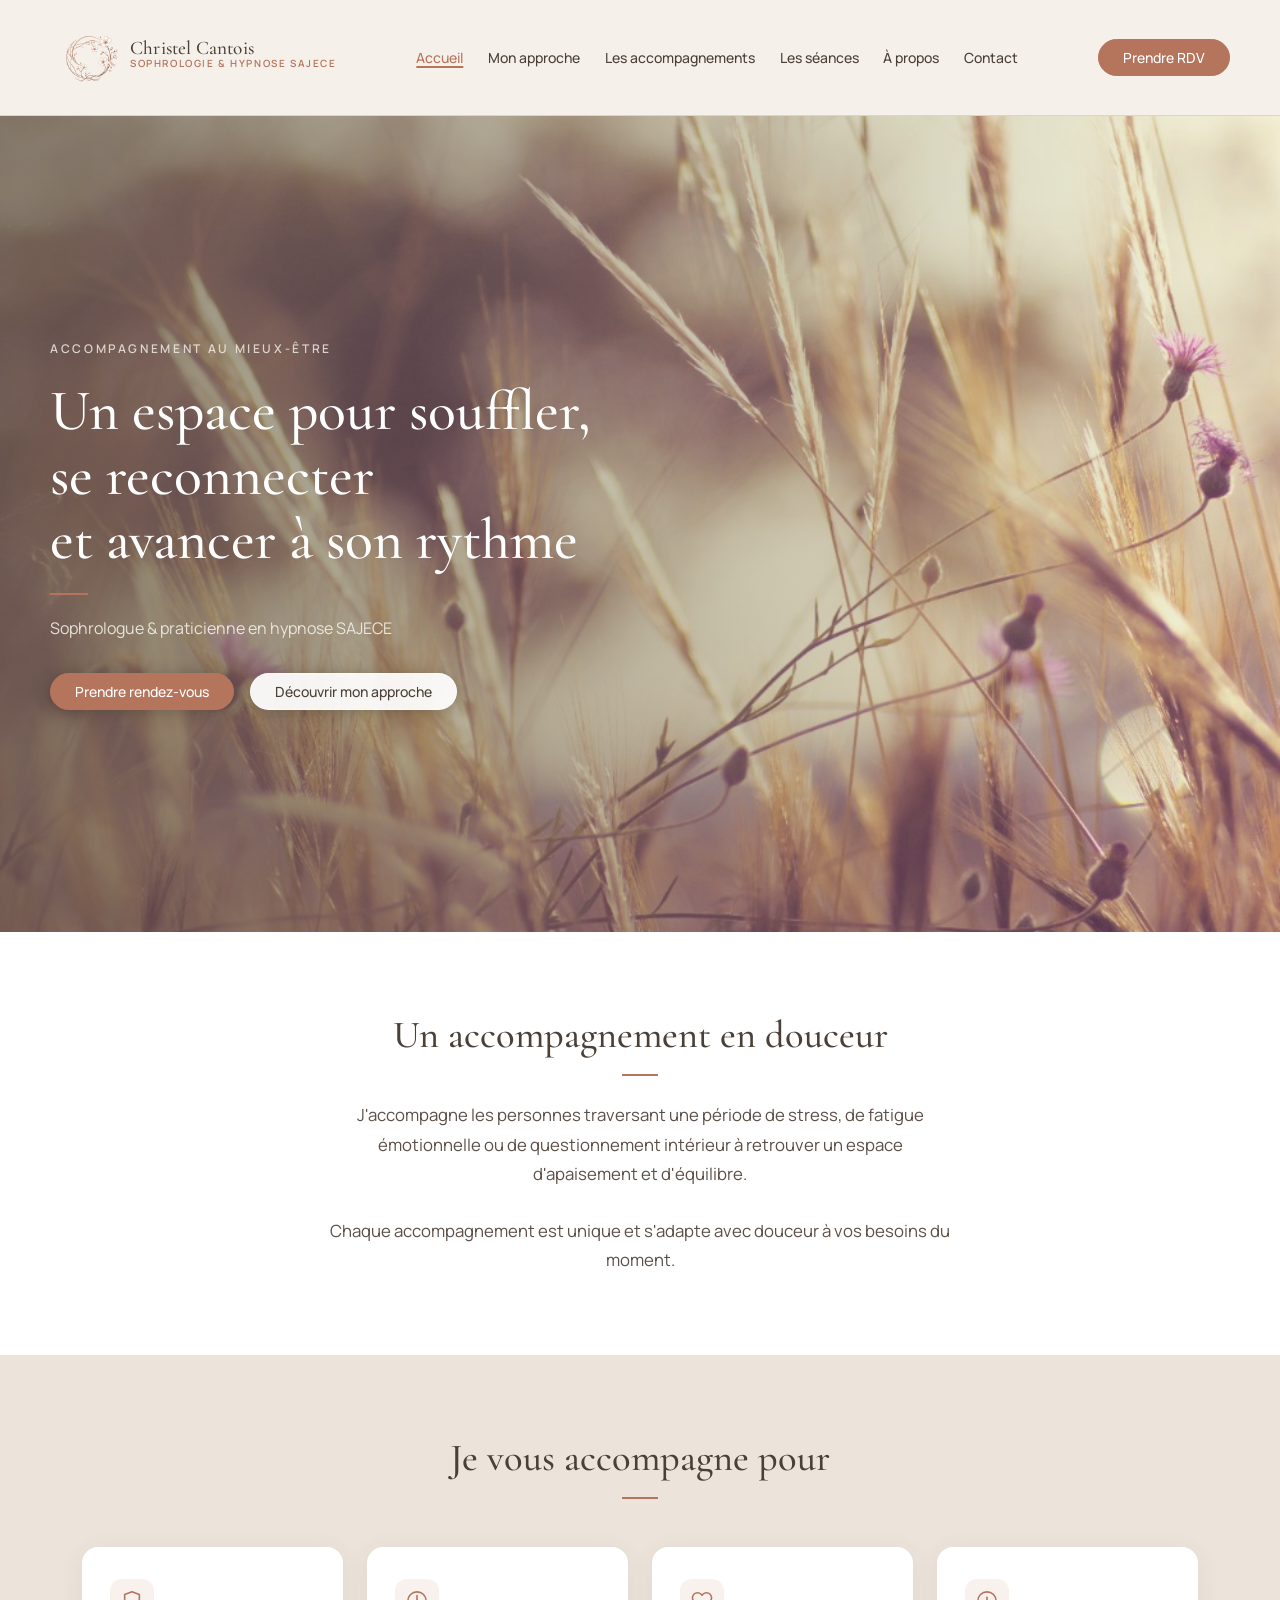
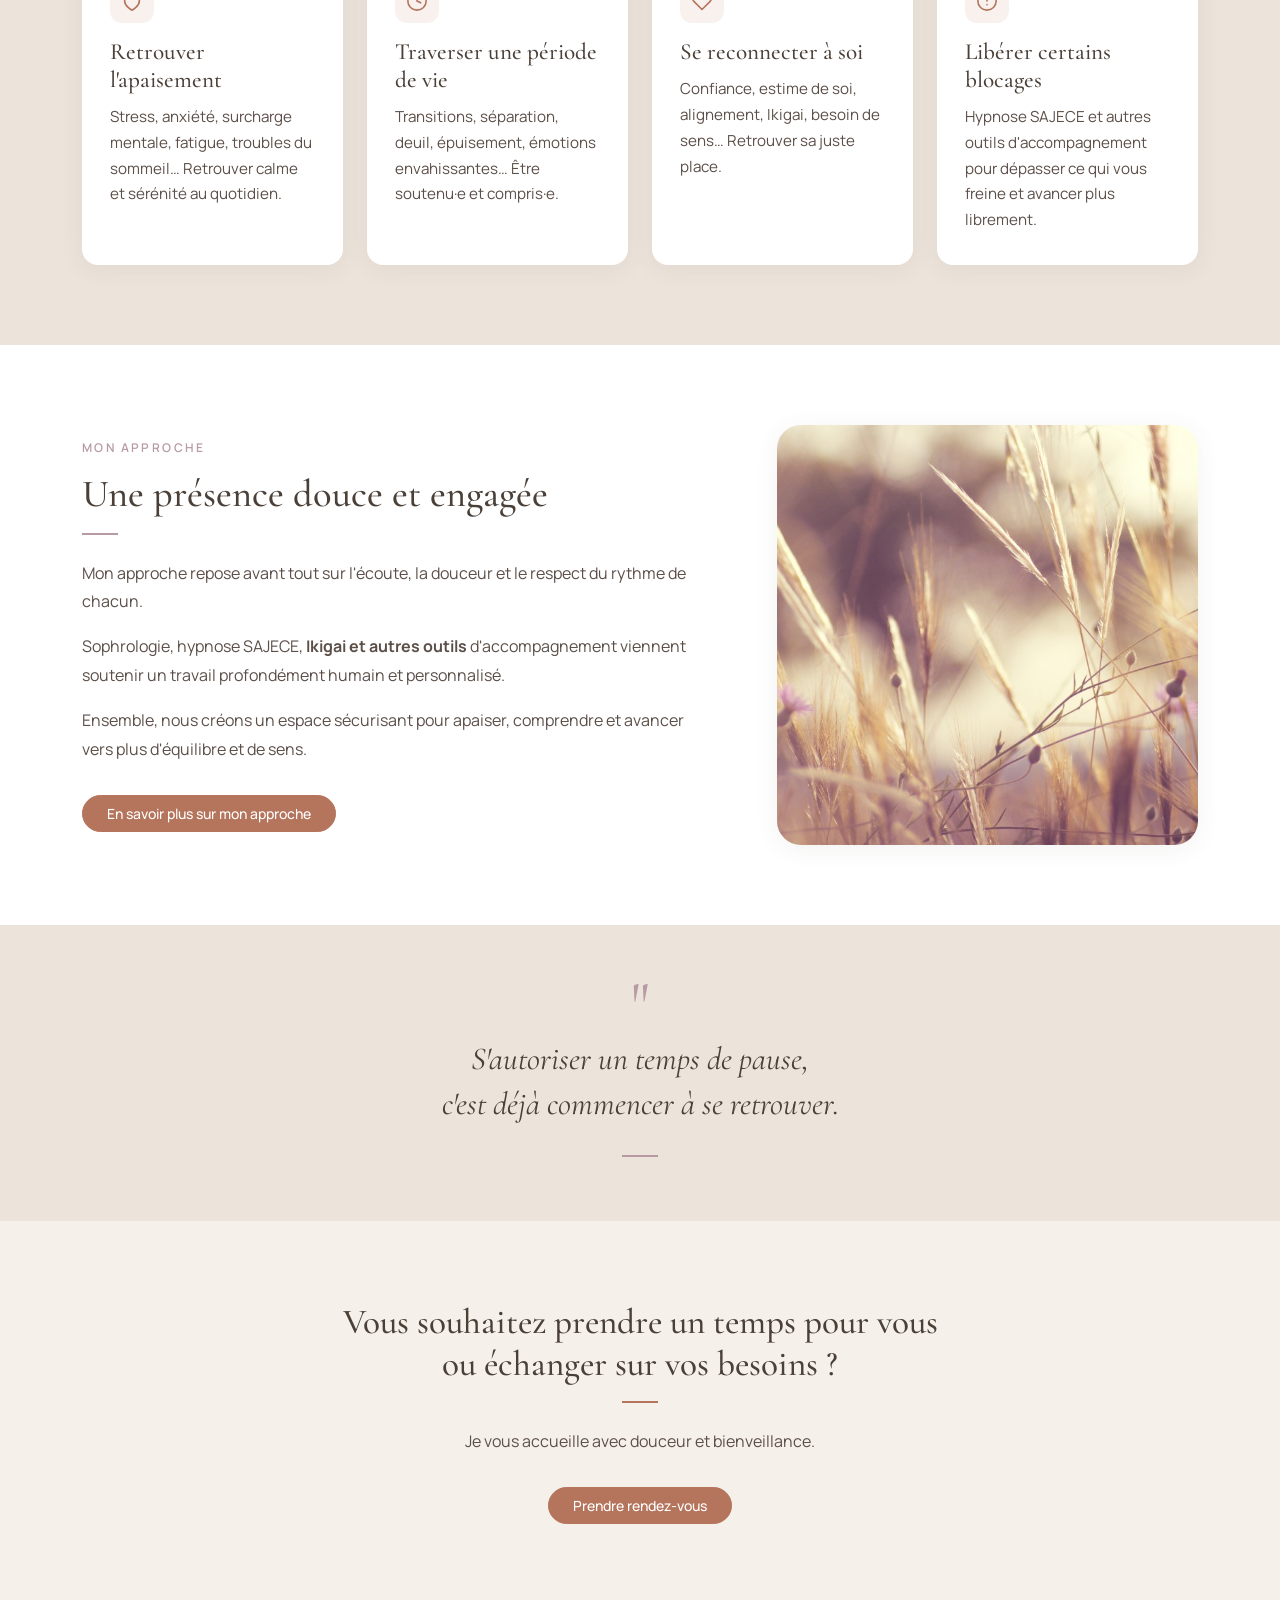
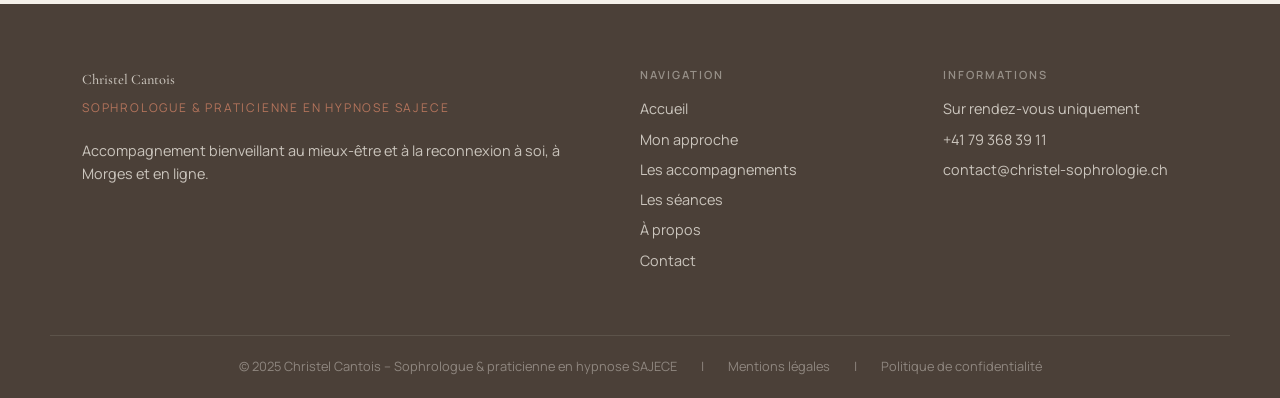
<file: index.html>
﻿<!DOCTYPE html>
<html lang="fr">
<head>
    <meta charset="UTF-8">
    <title>Accueil – Christel Cantois, sophrologue & praticienne en hypnose SAJECE</title>
    <meta name="viewport" content="width=device-width, initial-scale=1.0">
    <meta name="description" content="Christel Cantois – Sophrologue & praticienne en hypnose SAJECE à Morges. Accompagnement au mieux-être et à la reconnexion à soi.">
    <link rel="stylesheet" href="css/style.css">
</head>
<body>

<header class="site-header">
    <div class="container header-inner">
        <div class="logo">
            <a href="index.html" class="logo-link">
                <img src="img/logo.png" alt="Christel Cantois" class="logo-img">
                <span class="logo-text-block">
                    <span class="logo-name">Christel Cantois</span>
                    <span class="logo-tagline">Sophrologie &amp; Hypnose SAJECE</span>
                </span>
            </a>
        </div>
        <nav class="main-nav">
            <a href="index.html" class="nav-link active">Accueil</a>
            <a href="mon-approche.html" class="nav-link">Mon approche</a>
            <a href="accompagnements.html" class="nav-link">Les accompagnements</a>
            <a href="seances.html" class="nav-link">Les séances</a>
            <a href="a-propos.html" class="nav-link">À propos</a>
            <a href="contact.html" class="nav-link">Contact</a>
        </nav>
        <button class="nav-toggle" id="navToggle" aria-label="Ouvrir le menu">
            <span></span>
            <span></span>
            <span></span>
        </button>
        <a href="contact.html" class="btn btn-primary">Prendre RDV</a>
    </div>
</header>

<main>

    <!-- Hero fullscreen -->
    <section class="hero-fullscreen">
        <div class="hero-bg"></div>
        <div class="container hero-inner">
            <div class="hero-text">
                <span class="hero-eyebrow">Accompagnement au mieux-être</span>
                <h1>Un espace pour souffler,<br>se reconnecter<br>et avancer à son rythme</h1>
                <div class="hero-divider"></div>
                <p class="hero-subtitle">Sophrologue &amp; praticienne en hypnose SAJECE</p>
                <div class="hero-actions">
                    <a href="contact.html" class="btn btn-primary">Prendre rendez-vous</a>
                    <a href="mon-approche.html" class="btn btn-ghost">Découvrir mon approche</a>
                </div>
            </div>
        </div>
    </section>

    <!-- Introduction -->
    <section class="section section-white section-center">
        <div class="container">
            <h2 class="section-title">Un accompagnement en douceur</h2>
            <div class="section-divider center"></div>
            <p class="section-subtitle">
                J'accompagne les personnes traversant une période de stress, de fatigue émotionnelle ou de questionnement intérieur à retrouver un espace d'apaisement et d'équilibre.
            </p>
            <br>
            <p class="section-subtitle">
                Chaque accompagnement est unique et s'adapte avec douceur à vos besoins du moment.
            </p>
        </div>
    </section>

    <!-- Je vous accompagne pour -->
    <section class="section section-soft">
        <div class="container">
            <div class="section-center" style="margin-bottom: 3rem;">
                <h2 class="section-title">Je vous accompagne pour</h2>
                <div class="section-divider center"></div>
            </div>
            <div class="cards-grid">
                <article class="card">
                    <div class="card-icon">
                        <svg width="22" height="22" viewBox="0 0 24 24" fill="none" stroke="currentColor" stroke-width="1.75" stroke-linecap="round" stroke-linejoin="round"><path d="M12 22s8-4 8-10V5l-8-3-8 3v7c0 6 8 10 8 10z"/></svg>
                    </div>
                    <h3>Retrouver l'apaisement</h3>
                    <p>Stress, anxiété, surcharge mentale, fatigue, troubles du sommeil… Retrouver calme et sérénité au quotidien.</p>
                </article>
                <article class="card">
                    <div class="card-icon">
                        <svg width="22" height="22" viewBox="0 0 24 24" fill="none" stroke="currentColor" stroke-width="1.75" stroke-linecap="round" stroke-linejoin="round"><circle cx="12" cy="12" r="10"/><polyline points="12 6 12 12 16 14"/></svg>
                    </div>
                    <h3>Traverser une période de vie</h3>
                    <p>Transitions, séparation, deuil, épuisement, émotions envahissantes… Être soutenu·e et compris·e.</p>
                </article>
                <article class="card">
                    <div class="card-icon">
                        <svg width="22" height="22" viewBox="0 0 24 24" fill="none" stroke="currentColor" stroke-width="1.75" stroke-linecap="round" stroke-linejoin="round"><path d="M20.84 4.61a5.5 5.5 0 0 0-7.78 0L12 5.67l-1.06-1.06a5.5 5.5 0 0 0-7.78 7.78l1.06 1.06L12 21.23l7.78-7.78 1.06-1.06a5.5 5.5 0 0 0 0-7.78z"/></svg>
                    </div>
                    <h3>Se reconnecter à soi</h3>
                    <p>Confiance, estime de soi, alignement, Ikigai, besoin de sens… Retrouver sa juste place.</p>
                </article>
                <article class="card">
                    <div class="card-icon">
                        <svg width="22" height="22" viewBox="0 0 24 24" fill="none" stroke="currentColor" stroke-width="1.75" stroke-linecap="round" stroke-linejoin="round"><circle cx="12" cy="12" r="10"/><line x1="12" y1="8" x2="12" y2="12"/><line x1="12" y1="16" x2="12.01" y2="16"/></svg>
                    </div>
                    <h3>Libérer certains blocages</h3>
                    <p>Hypnose SAJECE et autres outils d'accompagnement pour dépasser ce qui vous freine et avancer plus librement.</p>
                </article>
            </div>
        </div>
    </section>

    <!-- Mon approche -->
    <section class="section section-white">
        <div class="container two-col asymmetric">
            <div>
                <span class="eyebrow-rose">Mon approche</span>
                <h2 class="section-title">Une présence douce et engagée</h2>
                <div class="section-divider rose"></div>
                <p style="color: var(--color-text-body); line-height: 1.8; margin-bottom: 1rem;">
                    Mon approche repose avant tout sur l'écoute, la douceur et le respect du rythme de chacun.
                </p>
                <p style="color: var(--color-text-body); line-height: 1.8; margin-bottom: 1rem;">
                    Sophrologie, hypnose SAJECE, <strong>Ikigai et autres outils</strong> d'accompagnement viennent soutenir un travail profondément humain et personnalisé.
                </p>
                <p style="color: var(--color-text-body); line-height: 1.8; margin-bottom: 2rem;">
                    Ensemble, nous créons un espace sécurisant pour apaiser, comprendre et avancer vers plus d'équilibre et de sens.
                </p>
                <a href="mon-approche.html" class="btn btn-primary">En savoir plus sur mon approche</a>
            </div>
            <div>
                <img src="img/bckg_champ.jpg" alt="Approche douce et bienveillante" class="approach-img">
            </div>
        </div>
    </section>

    <!-- Citation -->
    <div class="quote-block">
        <span class="quote-mark">"</span>
        <blockquote>S'autoriser un temps de pause,<br>c'est déjà commencer à se retrouver.</blockquote>
        <div class="quote-divider"></div>
    </div>

    <!-- CTA -->
    <section class="cta-section">
        <div class="container">
            <h2>Vous souhaitez prendre un temps pour vous<br>ou échanger sur vos besoins ?</h2>
            <div class="section-divider center" style="margin-top: 1rem;"></div>
            <p>Je vous accueille avec douceur et bienveillance.</p>
            <div class="cta-actions">
                <a href="contact.html" class="btn btn-primary">Prendre rendez-vous</a>
            </div>
        </div>
    </section>

</main>

<footer class="site-footer">
    <div class="container footer-inner">
        <div class="footer-block">
            <p class="footer-brand">Christel Cantois</p>
            <span class="footer-tagline">Sophrologue &amp; praticienne en hypnose SAJECE</span>
            <p class="footer-desc">Accompagnement bienveillant au mieux-être et à la reconnexion à soi, à Morges et en ligne.</p>
        </div>
        <div class="footer-block">
            <h4>Navigation</h4>
            <ul>
                <li><a href="index.html">Accueil</a></li>
                <li><a href="mon-approche.html">Mon approche</a></li>
                <li><a href="accompagnements.html">Les accompagnements</a></li>
                <li><a href="seances.html">Les séances</a></li>
                <li><a href="a-propos.html">À propos</a></li>
                <li><a href="contact.html">Contact</a></li>
            </ul>
        </div>
        <div class="footer-block">
            <h4>Informations</h4>
            <p>Sur rendez-vous uniquement</p>
            <p>+41 79 368 39 11</p>
            <p>contact@christel-sophrologie.ch</p>
        </div>
    </div>
    <div class="container footer-bottom">
        <span>© 2025 Christel Cantois – Sophrologue &amp; praticienne en hypnose SAJECE</span>
        <span>|</span>
        <a href="#">Mentions légales</a>
        <span>|</span>
        <a href="#">Politique de confidentialité</a>
    </div>
</footer>

<script>
(function(){
    var toggle = document.getElementById("navToggle");
    var nav = document.querySelector(".main-nav");
    if (!toggle || !nav) return;
    toggle.addEventListener("click", function(){
        nav.classList.toggle("open");
        toggle.classList.toggle("open");
        document.body.classList.toggle("nav-open");
    });
    nav.querySelectorAll(".nav-link").forEach(function(link){
        link.addEventListener("click", function(){
            nav.classList.remove("open");
            toggle.classList.remove("open");
            document.body.classList.remove("nav-open");
        });
    });
})();
</script>
</body>
</html>
</file>
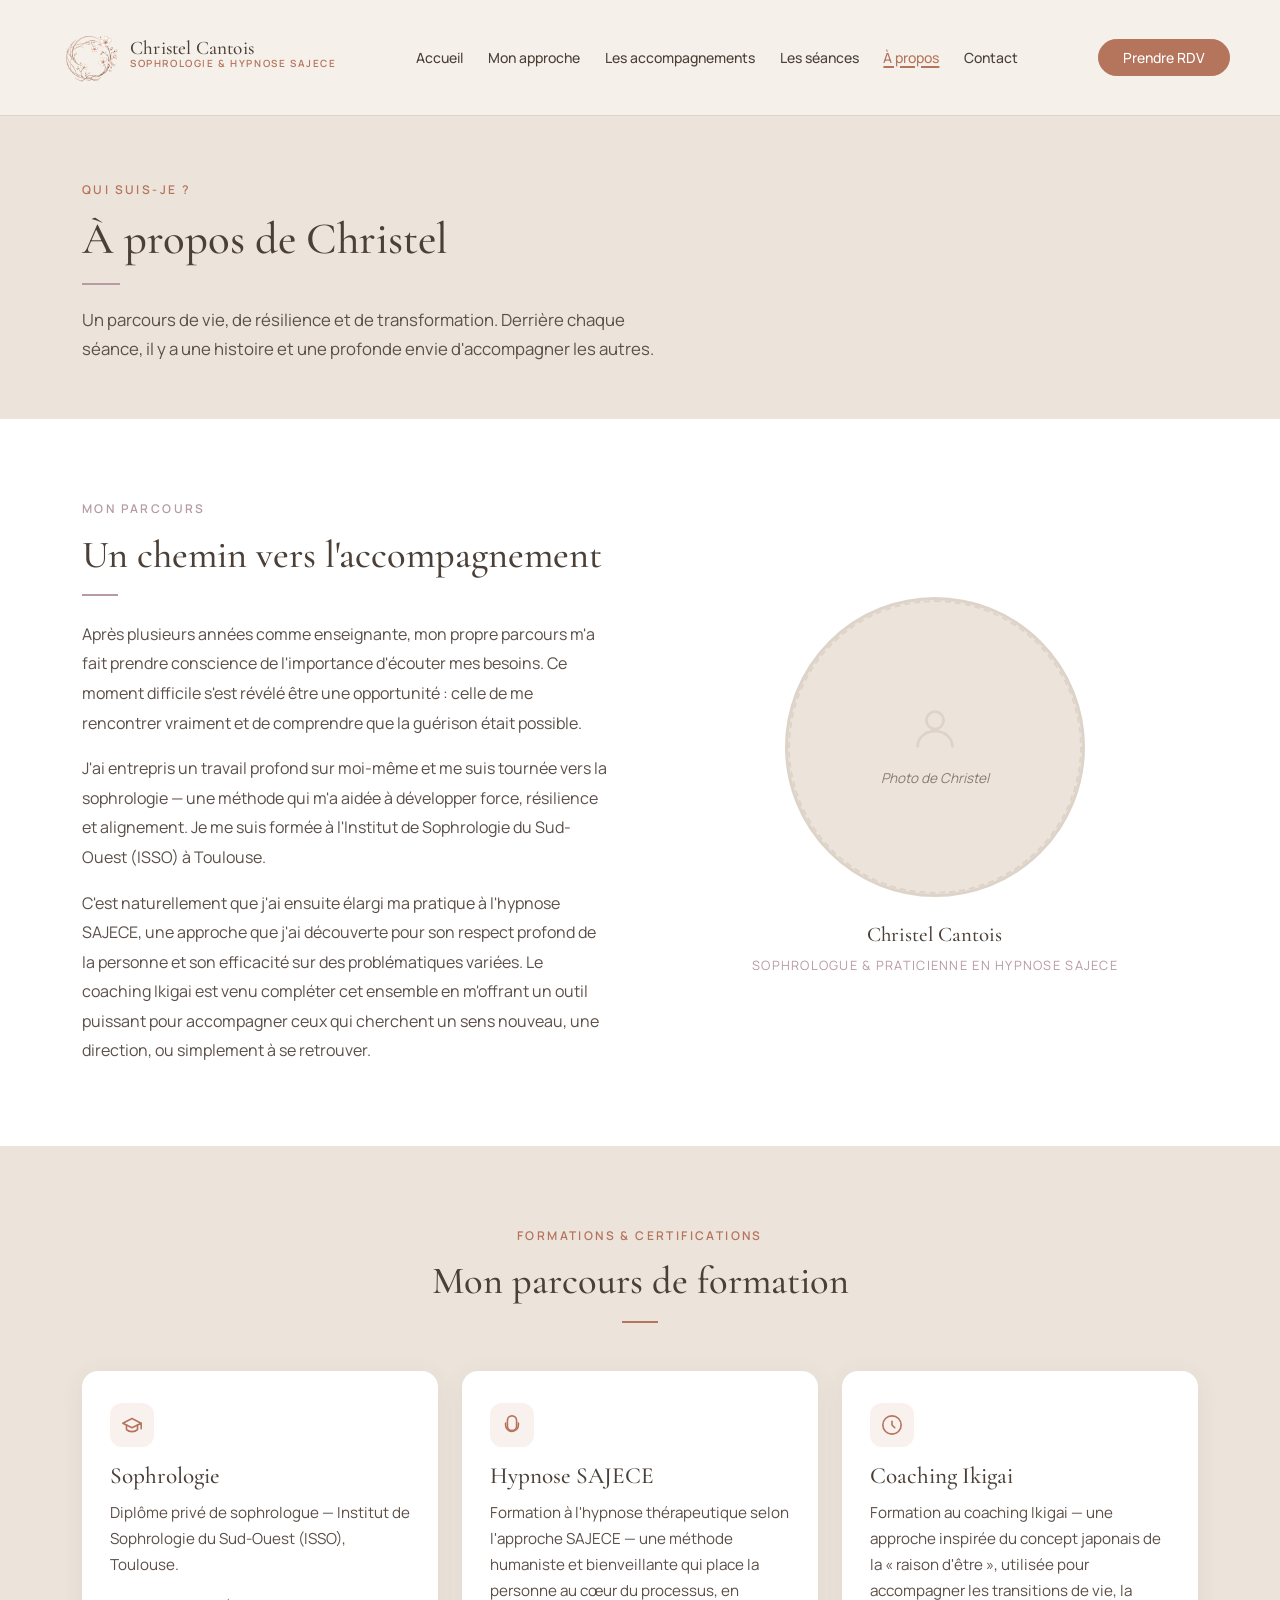
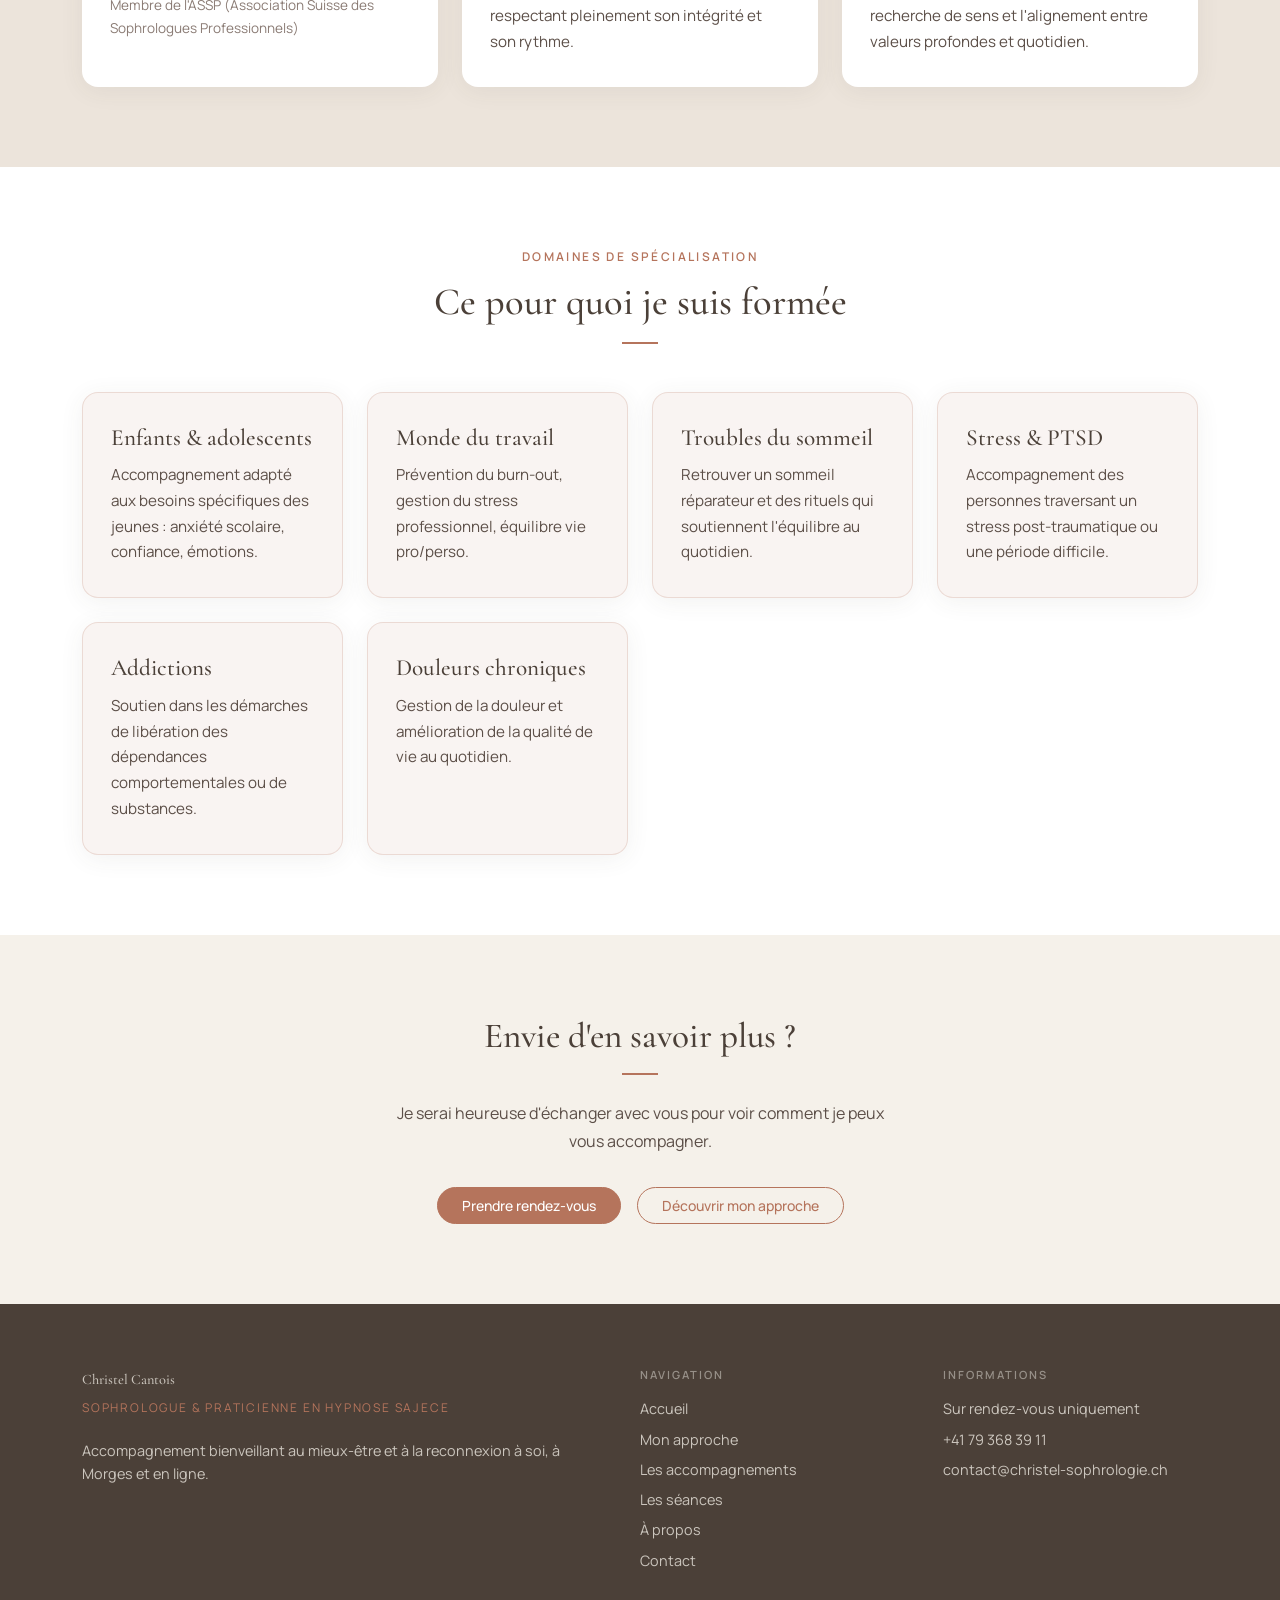
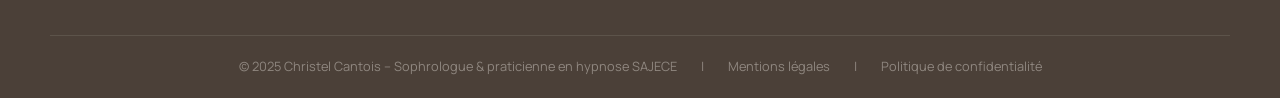
<file: a-propos.html>
﻿<!DOCTYPE html>
<html lang="fr">
<head>
    <meta charset="UTF-8">
    <title>À propos – Christel Cantois, sophrologue & praticienne en hypnose SAJECE</title>
    <meta name="viewport" content="width=device-width, initial-scale=1.0">
    <meta name="description" content="Qui est Christel Cantois ? Son parcours, ses formations en sophrologie, hypnose SAJECE et coaching Ikigai, et sa vision de l'accompagnement.">
    <link rel="stylesheet" href="css/style.css">
</head>
<body>

<header class="site-header">
    <div class="container header-inner">
        <div class="logo">
            <a href="index.html" class="logo-link">
                <img src="img/logo.png" alt="Christel Cantois" class="logo-img">
                <span class="logo-text-block">
                    <span class="logo-name">Christel Cantois</span>
                    <span class="logo-tagline">Sophrologie &amp; Hypnose SAJECE</span>
                </span>
            </a>
        </div>
        <nav class="main-nav">
            <a href="index.html" class="nav-link">Accueil</a>
            <a href="mon-approche.html" class="nav-link">Mon approche</a>
            <a href="accompagnements.html" class="nav-link">Les accompagnements</a>
            <a href="seances.html" class="nav-link">Les séances</a>
            <a href="a-propos.html" class="nav-link active">À propos</a>
            <a href="contact.html" class="nav-link">Contact</a>
        </nav>
        <button class="nav-toggle" id="navToggle" aria-label="Ouvrir le menu">
            <span></span>
            <span></span>
            <span></span>
        </button>
        <a href="contact.html" class="btn btn-primary">Prendre RDV</a>
    </div>
</header>

<main>

    <!-- Hero page -->
    <section class="hero-page">
        <div class="container">
            <span class="eyebrow">Qui suis-je ?</span>
            <h1>À propos de Christel</h1>
            <div class="hero-divider"></div>
            <p>Un parcours de vie, de résilience et de transformation. Derrière chaque séance, il y a une histoire et une profonde envie d'accompagner les autres.</p>
        </div>
    </section>

    <!-- Parcours -->
    <section class="section section-white">
        <div class="container two-col">
            <div>
                <span class="eyebrow-rose">Mon parcours</span>
                <h2 class="section-title">Un chemin vers l'accompagnement</h2>
                <div class="section-divider rose"></div>
                <p style="color: var(--color-text-body); line-height: 1.85; margin-bottom: 1rem;">
                    Après plusieurs années comme enseignante, mon propre parcours m'a fait prendre conscience de l'importance d'écouter mes besoins. Ce moment difficile s'est révélé être une opportunité : celle de me rencontrer vraiment et de comprendre que la guérison était possible.
                </p>
                <p style="color: var(--color-text-body); line-height: 1.85; margin-bottom: 1rem;">
                    J'ai entrepris un travail profond sur moi-même et me suis tournée vers la sophrologie — une méthode qui m'a aidée à développer force, résilience et alignement. Je me suis formée à l'Institut de Sophrologie du Sud-Ouest (ISSO) à Toulouse.
                </p>
                <p style="color: var(--color-text-body); line-height: 1.85;">
                    C'est naturellement que j'ai ensuite élargi ma pratique à l'hypnose SAJECE, une approche que j'ai découverte pour son respect profond de la personne et son efficacité sur des problématiques variées. Le coaching Ikigai est venu compléter cet ensemble en m'offrant un outil puissant pour accompagner ceux qui cherchent un sens nouveau, une direction, ou simplement à se retrouver.
                </p>
            </div>
            <div class="photo-wrapper">
                <div class="photo-frame">
                    <!-- Remplacer le bloc ci-dessous par une vraie photo :
                         <img src="img/christel.jpg" alt="Christel Cantois"> -->
                    <div class="photo-placeholder">
                        <svg width="52" height="52" viewBox="0 0 24 24" fill="none" stroke="currentColor" stroke-width="1.25" stroke-linecap="round" stroke-linejoin="round"><circle cx="12" cy="8" r="4"/><path d="M4 20c0-4 3.6-7 8-7s8 3 8 7"/></svg>
                        <span>Photo de Christel</span>
                    </div>
                </div>
                <div class="photo-caption">
                    <p class="photo-name">Christel Cantois</p>
                    <p class="photo-title">Sophrologue &amp; praticienne en hypnose SAJECE</p>
                </div>
            </div>
        </div>
    </section>

    <!-- Formations -->
    <section class="section section-soft">
        <div class="container">
            <div class="section-center" style="margin-bottom: 3rem;">
                <span class="eyebrow">Formations & certifications</span>
                <h2 class="section-title">Mon parcours de formation</h2>
                <div class="section-divider center"></div>
            </div>
            <div class="cards-grid">
                <article class="card">
                    <div class="card-icon">
                        <svg width="22" height="22" viewBox="0 0 24 24" fill="none" stroke="currentColor" stroke-width="1.75" stroke-linecap="round" stroke-linejoin="round"><path d="M22 10v6M2 10l10-5 10 5-10 5z"/><path d="M6 12v5c3 3 9 3 12 0v-5"/></svg>
                    </div>
                    <h3>Sophrologie</h3>
                    <p>Diplôme privé de sophrologue — Institut de Sophrologie du Sud-Ouest (ISSO), Toulouse.</p>
                    <p style="margin-top: 0.5rem; font-size: 0.85rem; color: var(--color-muted);">Membre de l'ASSP (Association Suisse des Sophrologues Professionnels)</p>
                </article>
                <article class="card">
                    <div class="card-icon">
                        <svg width="22" height="22" viewBox="0 0 24 24" fill="none" stroke="currentColor" stroke-width="1.75" stroke-linecap="round" stroke-linejoin="round"><path d="M12 2a5 5 0 0 1 5 5v6a5 5 0 0 1-10 0V7a5 5 0 0 1 5-5z"/><path d="M19 10v2a7 7 0 0 1-14 0v-2"/></svg>
                    </div>
                    <h3>Hypnose SAJECE</h3>
                    <p>Formation à l'hypnose thérapeutique selon l'approche SAJECE — une méthode humaniste et bienveillante qui place la personne au cœur du processus, en respectant pleinement son intégrité et son rythme.</p>
                </article>
                <article class="card">
                    <div class="card-icon">
                        <svg width="22" height="22" viewBox="0 0 24 24" fill="none" stroke="currentColor" stroke-width="1.75" stroke-linecap="round" stroke-linejoin="round"><circle cx="12" cy="12" r="10"/><path d="M12 8v4l3 3"/></svg>
                    </div>
                    <h3>Coaching Ikigai</h3>
                    <p>Formation au coaching Ikigai — une approche inspirée du concept japonais de la « raison d'être », utilisée pour accompagner les transitions de vie, la recherche de sens et l'alignement entre valeurs profondes et quotidien.</p>
                </article>
            </div>
        </div>
    </section>

    <!-- Spécialisations -->
    <section class="section section-white">
        <div class="container">
            <div style="max-width: 680px; margin: 0 auto 3rem; text-align: center;">
                <span class="eyebrow">Domaines de spécialisation</span>
                <h2 class="section-title">Ce pour quoi je suis formée</h2>
                <div class="section-divider center"></div>
            </div>
            <div class="cards-grid">
                <article class="card card-accent">
                    <h3>Enfants & adolescents</h3>
                    <p>Accompagnement adapté aux besoins spécifiques des jeunes : anxiété scolaire, confiance, émotions.</p>
                </article>
                <article class="card card-accent">
                    <h3>Monde du travail</h3>
                    <p>Prévention du burn-out, gestion du stress professionnel, équilibre vie pro/perso.</p>
                </article>
                <article class="card card-accent">
                    <h3>Troubles du sommeil</h3>
                    <p>Retrouver un sommeil réparateur et des rituels qui soutiennent l'équilibre au quotidien.</p>
                </article>
                <article class="card card-accent">
                    <h3>Stress & PTSD</h3>
                    <p>Accompagnement des personnes traversant un stress post-traumatique ou une période difficile.</p>
                </article>
                <article class="card card-accent">
                    <h3>Addictions</h3>
                    <p>Soutien dans les démarches de libération des dépendances comportementales ou de substances.</p>
                </article>
                <article class="card card-accent">
                    <h3>Douleurs chroniques</h3>
                    <p>Gestion de la douleur et amélioration de la qualité de vie au quotidien.</p>
                </article>
            </div>
        </div>
    </section>

    <!-- CTA -->
    <section class="cta-section">
        <div class="container">
            <h2>Envie d'en savoir plus ?</h2>
            <div class="section-divider center" style="margin-top: 1rem;"></div>
            <p>Je serai heureuse d'échanger avec vous pour voir comment je peux vous accompagner.</p>
            <div class="cta-actions">
                <a href="contact.html" class="btn btn-primary">Prendre rendez-vous</a>
                <a href="mon-approche.html" class="btn btn-outline">Découvrir mon approche</a>
            </div>
        </div>
    </section>

</main>

<footer class="site-footer">
    <div class="container footer-inner">
        <div class="footer-block">
            <p class="footer-brand">Christel Cantois</p>
            <span class="footer-tagline">Sophrologue &amp; praticienne en hypnose SAJECE</span>
            <p class="footer-desc">Accompagnement bienveillant au mieux-être et à la reconnexion à soi, à Morges et en ligne.</p>
        </div>
        <div class="footer-block">
            <h4>Navigation</h4>
            <ul>
                <li><a href="index.html">Accueil</a></li>
                <li><a href="mon-approche.html">Mon approche</a></li>
                <li><a href="accompagnements.html">Les accompagnements</a></li>
                <li><a href="seances.html">Les séances</a></li>
                <li><a href="a-propos.html">À propos</a></li>
                <li><a href="contact.html">Contact</a></li>
            </ul>
        </div>
        <div class="footer-block">
            <h4>Informations</h4>
            <p>Sur rendez-vous uniquement</p>
            <p>+41 79 368 39 11</p>
            <p>contact@christel-sophrologie.ch</p>
        </div>
    </div>
    <div class="container footer-bottom">
        <span>© 2025 Christel Cantois – Sophrologue &amp; praticienne en hypnose SAJECE</span>
        <span>|</span>
        <a href="#">Mentions légales</a>
        <span>|</span>
        <a href="#">Politique de confidentialité</a>
    </div>
</footer>

<script>
(function(){
    var toggle = document.getElementById("navToggle");
    var nav = document.querySelector(".main-nav");
    if (!toggle || !nav) return;
    toggle.addEventListener("click", function(){
        nav.classList.toggle("open");
        toggle.classList.toggle("open");
        document.body.classList.toggle("nav-open");
    });
    nav.querySelectorAll(".nav-link").forEach(function(link){
        link.addEventListener("click", function(){
            nav.classList.remove("open");
            toggle.classList.remove("open");
            document.body.classList.remove("nav-open");
        });
    });
})();
</script>
</body>
</html>
</file>
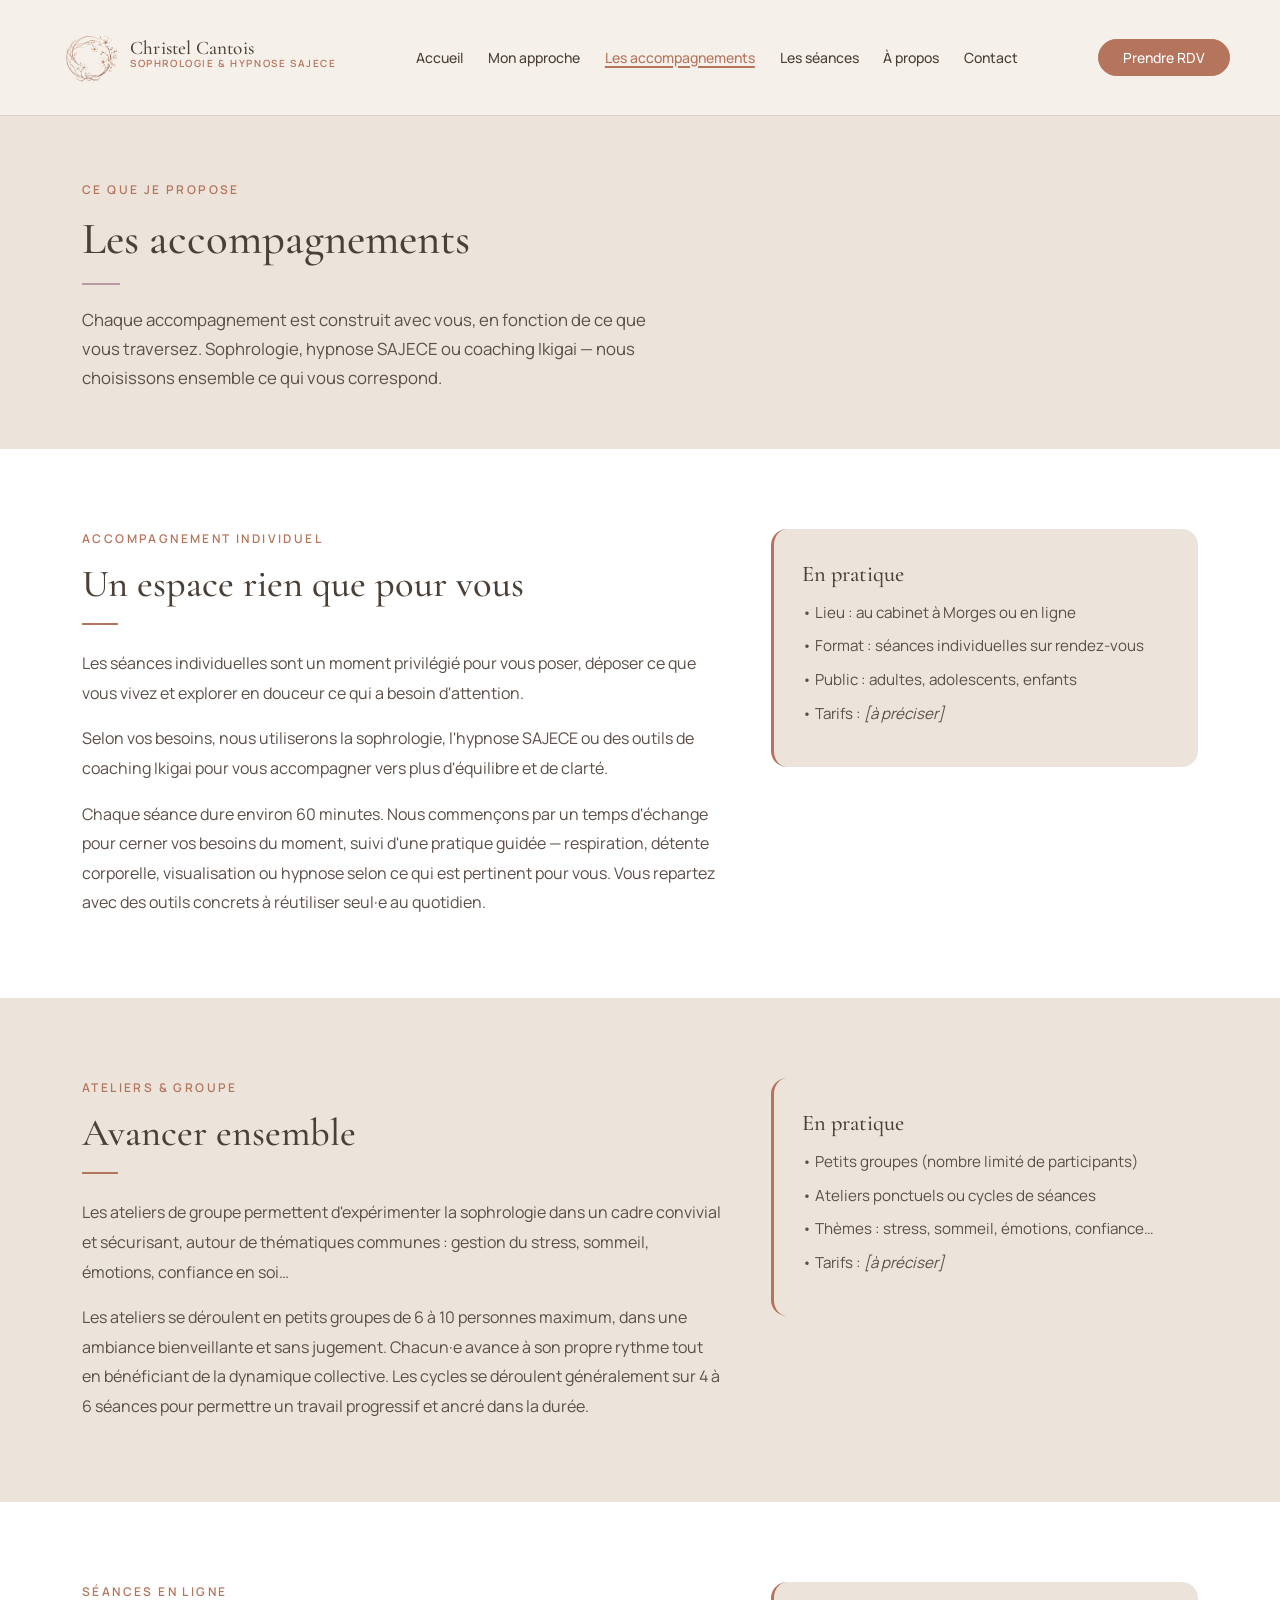
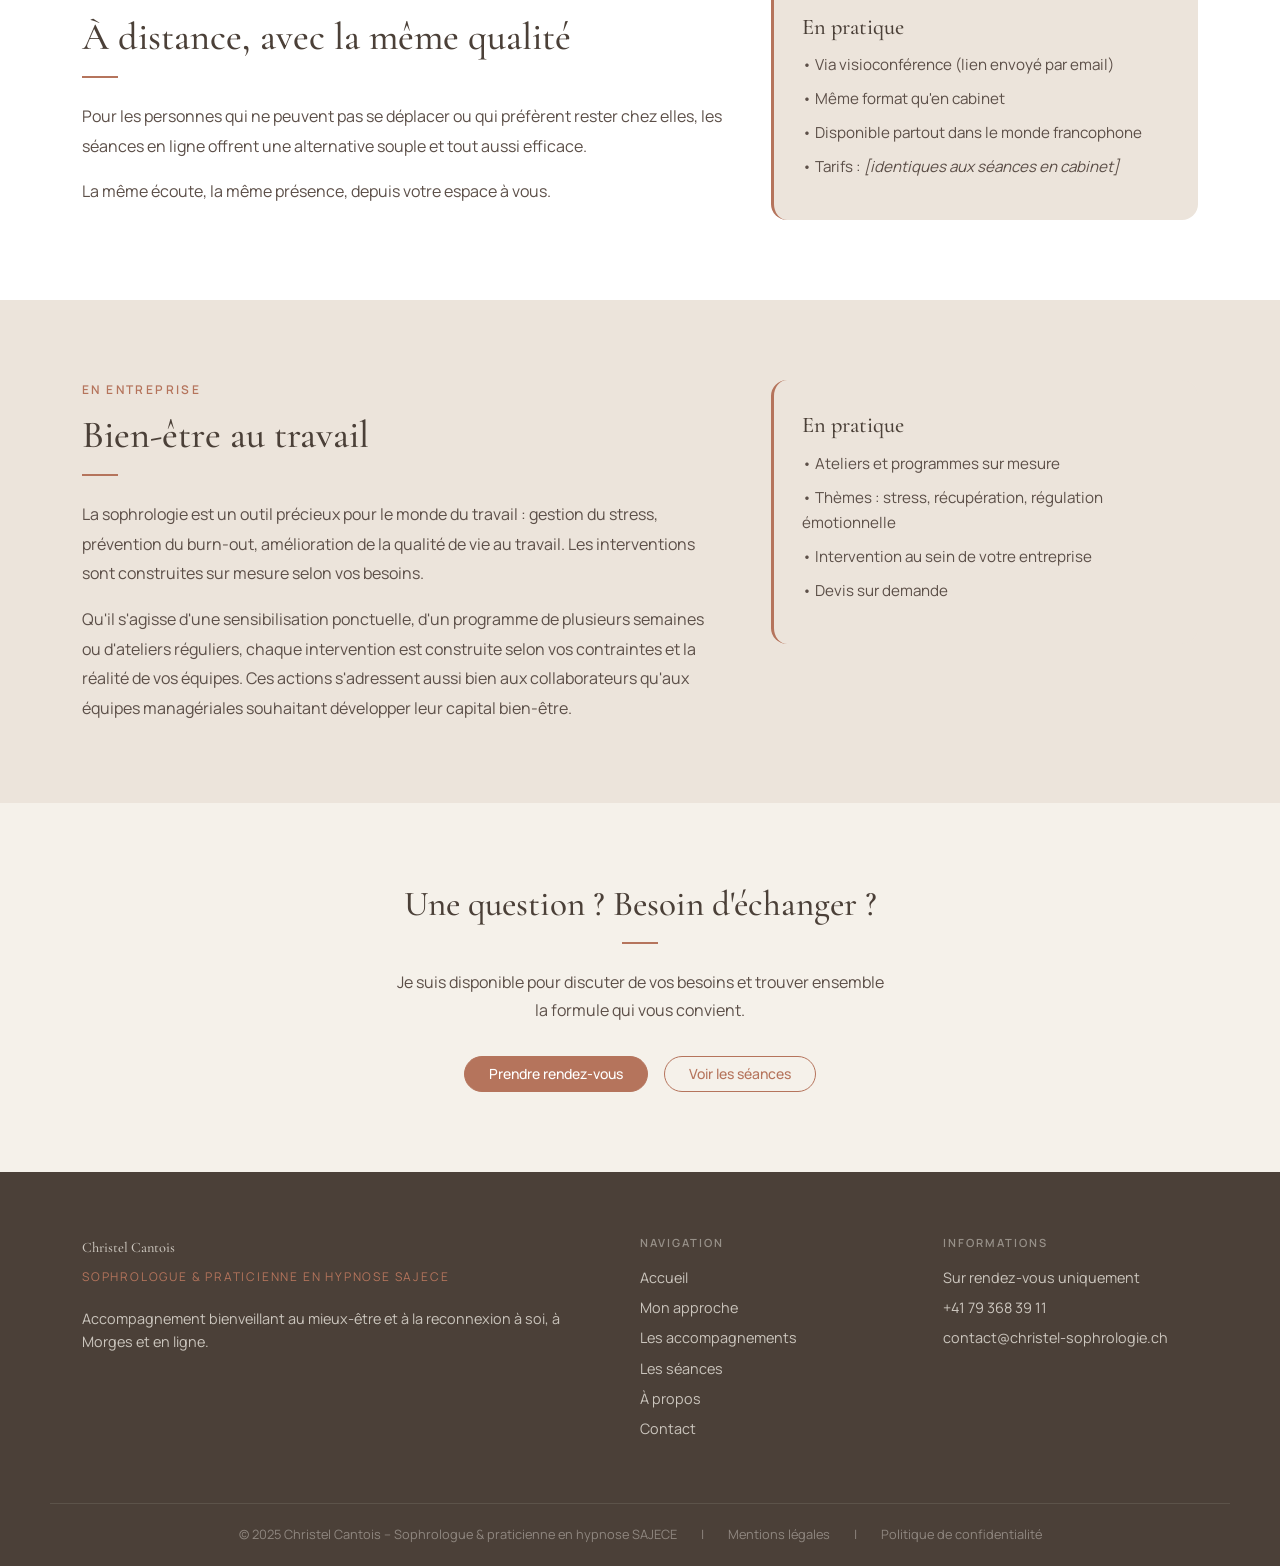
<file: accompagnements.html>
﻿<!DOCTYPE html>
<html lang="fr">
<head>
    <meta charset="UTF-8">
    <title>Les accompagnements – Christel Cantois, sophrologue & praticienne en hypnose SAJECE</title>
    <meta name="viewport" content="width=device-width, initial-scale=1.0">
    <meta name="description" content="Découvrez les accompagnements proposés par Christel Cantois : séances individuelles, ateliers de groupe, accompagnement en ligne et interventions en entreprise.">
    <link rel="stylesheet" href="css/style.css">
</head>
<body>

<header class="site-header">
    <div class="container header-inner">
        <div class="logo">
            <a href="index.html" class="logo-link">
                <img src="img/logo.png" alt="Christel Cantois" class="logo-img">
                <span class="logo-text-block">
                    <span class="logo-name">Christel Cantois</span>
                    <span class="logo-tagline">Sophrologie &amp; Hypnose SAJECE</span>
                </span>
            </a>
        </div>
        <nav class="main-nav">
            <a href="index.html" class="nav-link">Accueil</a>
            <a href="mon-approche.html" class="nav-link">Mon approche</a>
            <a href="accompagnements.html" class="nav-link active">Les accompagnements</a>
            <a href="seances.html" class="nav-link">Les séances</a>
            <a href="a-propos.html" class="nav-link">À propos</a>
            <a href="contact.html" class="nav-link">Contact</a>
        </nav>
        <button class="nav-toggle" id="navToggle" aria-label="Ouvrir le menu">
            <span></span>
            <span></span>
            <span></span>
        </button>
        <a href="contact.html" class="btn btn-primary">Prendre RDV</a>
    </div>
</header>

<main>

    <!-- Hero page -->
    <section class="hero-page">
        <div class="container">
            <span class="eyebrow">Ce que je propose</span>
            <h1>Les accompagnements</h1>
            <div class="hero-divider"></div>
            <p>Chaque accompagnement est construit avec vous, en fonction de ce que vous traversez. Sophrologie, hypnose SAJECE ou coaching Ikigai — nous choisissons ensemble ce qui vous correspond.</p>
        </div>
    </section>

    <!-- Individuel -->
    <section class="section section-white">
        <div class="container about-grid">
            <div>
                <span class="eyebrow">Accompagnement individuel</span>
                <h2 class="section-title">Un espace rien que pour vous</h2>
                <div class="section-divider"></div>
                <p style="color: var(--color-text-body); line-height: 1.85; margin-bottom: 1rem;">
                    Les séances individuelles sont un moment privilégié pour vous poser, déposer ce que vous vivez et explorer en douceur ce qui a besoin d'attention.
                </p>
                <p style="color: var(--color-text-body); line-height: 1.85; margin-bottom: 1rem;">
                    Selon vos besoins, nous utiliserons la sophrologie, l'hypnose SAJECE ou des outils de coaching Ikigai pour vous accompagner vers plus d'équilibre et de clarté.
                </p>
                <p style="color: var(--color-text-body); line-height: 1.85;">
                    Chaque séance dure environ 60 minutes. Nous commençons par un temps d'échange pour cerner vos besoins du moment, suivi d'une pratique guidée — respiration, détente corporelle, visualisation ou hypnose selon ce qui est pertinent pour vous. Vous repartez avec des outils concrets à réutiliser seul·e au quotidien.
                </p>
            </div>
            <div class="highlight-box">
                <h3>En pratique</h3>
                <p>• Lieu : au cabinet à Morges ou en ligne</p>
                <p>• Format : séances individuelles sur rendez-vous</p>
                <p>• Public : adultes, adolescents, enfants</p>
                <p>• Tarifs : <em>[à préciser]</em></p>
            </div>
        </div>
    </section>

    <!-- Groupe -->
    <section class="section section-soft">
        <div class="container about-grid">
            <div>
                <span class="eyebrow">Ateliers &amp; groupe</span>
                <h2 class="section-title">Avancer ensemble</h2>
                <div class="section-divider"></div>
                <p style="color: var(--color-text-body); line-height: 1.85; margin-bottom: 1rem;">
                    Les ateliers de groupe permettent d'expérimenter la sophrologie dans un cadre convivial et sécurisant, autour de thématiques communes : gestion du stress, sommeil, émotions, confiance en soi…
                </p>
                <p style="color: var(--color-text-body); line-height: 1.85;">
                    Les ateliers se déroulent en petits groupes de 6 à 10 personnes maximum, dans une ambiance bienveillante et sans jugement. Chacun·e avance à son propre rythme tout en bénéficiant de la dynamique collective. Les cycles se déroulent généralement sur 4 à 6 séances pour permettre un travail progressif et ancré dans la durée.
                </p>
            </div>
            <div class="highlight-box">
                <h3>En pratique</h3>
                <p>• Petits groupes (nombre limité de participants)</p>
                <p>• Ateliers ponctuels ou cycles de séances</p>
                <p>• Thèmes : stress, sommeil, émotions, confiance…</p>
                <p>• Tarifs : <em>[à préciser]</em></p>
            </div>
        </div>
    </section>

    <!-- En ligne -->
    <section class="section section-white">
        <div class="container about-grid">
            <div>
                <span class="eyebrow">Séances en ligne</span>
                <h2 class="section-title">À distance, avec la même qualité</h2>
                <div class="section-divider"></div>
                <p style="color: var(--color-text-body); line-height: 1.85; margin-bottom: 1rem;">
                    Pour les personnes qui ne peuvent pas se déplacer ou qui préfèrent rester chez elles, les séances en ligne offrent une alternative souple et tout aussi efficace.
                </p>
                <p style="color: var(--color-text-body); line-height: 1.85;">
                    La même écoute, la même présence, depuis votre espace à vous.
                </p>
            </div>
            <div class="highlight-box">
                <h3>En pratique</h3>
                <p>• Via visioconférence (lien envoyé par email)</p>
                <p>• Même format qu'en cabinet</p>
                <p>• Disponible partout dans le monde francophone</p>
                <p>• Tarifs : <em>[identiques aux séances en cabinet]</em></p>
            </div>
        </div>
    </section>

    <!-- Entreprise -->
    <section class="section section-soft">
        <div class="container about-grid">
            <div>
                <span class="eyebrow">En entreprise</span>
                <h2 class="section-title">Bien-être au travail</h2>
                <div class="section-divider"></div>
                <p style="color: var(--color-text-body); line-height: 1.85; margin-bottom: 1rem;">
                    La sophrologie est un outil précieux pour le monde du travail : gestion du stress, prévention du burn-out, amélioration de la qualité de vie au travail. Les interventions sont construites sur mesure selon vos besoins.
                </p>
                <p style="color: var(--color-text-body); line-height: 1.85;">
                    Qu'il s'agisse d'une sensibilisation ponctuelle, d'un programme de plusieurs semaines ou d'ateliers réguliers, chaque intervention est construite selon vos contraintes et la réalité de vos équipes. Ces actions s'adressent aussi bien aux collaborateurs qu'aux équipes managériales souhaitant développer leur capital bien-être.
                </p>
            </div>
            <div class="highlight-box">
                <h3>En pratique</h3>
                <p>• Ateliers et programmes sur mesure</p>
                <p>• Thèmes : stress, récupération, régulation émotionnelle</p>
                <p>• Intervention au sein de votre entreprise</p>
                <p>• Devis sur demande</p>
            </div>
        </div>
    </section>

    <!-- CTA -->
    <section class="cta-section">
        <div class="container">
            <h2>Une question ? Besoin d'échanger ?</h2>
            <div class="section-divider center" style="margin-top: 1rem;"></div>
            <p>Je suis disponible pour discuter de vos besoins et trouver ensemble la formule qui vous convient.</p>
            <div class="cta-actions">
                <a href="contact.html" class="btn btn-primary">Prendre rendez-vous</a>
                <a href="seances.html" class="btn btn-outline">Voir les séances</a>
            </div>
        </div>
    </section>

</main>

<footer class="site-footer">
    <div class="container footer-inner">
        <div class="footer-block">
            <p class="footer-brand">Christel Cantois</p>
            <span class="footer-tagline">Sophrologue &amp; praticienne en hypnose SAJECE</span>
            <p class="footer-desc">Accompagnement bienveillant au mieux-être et à la reconnexion à soi, à Morges et en ligne.</p>
        </div>
        <div class="footer-block">
            <h4>Navigation</h4>
            <ul>
                <li><a href="index.html">Accueil</a></li>
                <li><a href="mon-approche.html">Mon approche</a></li>
                <li><a href="accompagnements.html">Les accompagnements</a></li>
                <li><a href="seances.html">Les séances</a></li>
                <li><a href="a-propos.html">À propos</a></li>
                <li><a href="contact.html">Contact</a></li>
            </ul>
        </div>
        <div class="footer-block">
            <h4>Informations</h4>
            <p>Sur rendez-vous uniquement</p>
            <p>+41 79 368 39 11</p>
            <p>contact@christel-sophrologie.ch</p>
        </div>
    </div>
    <div class="container footer-bottom">
        <span>© 2025 Christel Cantois – Sophrologue &amp; praticienne en hypnose SAJECE</span>
        <span>|</span>
        <a href="#">Mentions légales</a>
        <span>|</span>
        <a href="#">Politique de confidentialité</a>
    </div>
</footer>

<script>
(function(){
    var toggle = document.getElementById("navToggle");
    var nav = document.querySelector(".main-nav");
    if (!toggle || !nav) return;
    toggle.addEventListener("click", function(){
        nav.classList.toggle("open");
        toggle.classList.toggle("open");
        document.body.classList.toggle("nav-open");
    });
    nav.querySelectorAll(".nav-link").forEach(function(link){
        link.addEventListener("click", function(){
            nav.classList.remove("open");
            toggle.classList.remove("open");
            document.body.classList.remove("nav-open");
        });
    });
})();
</script>
</body>
</html>
</file>
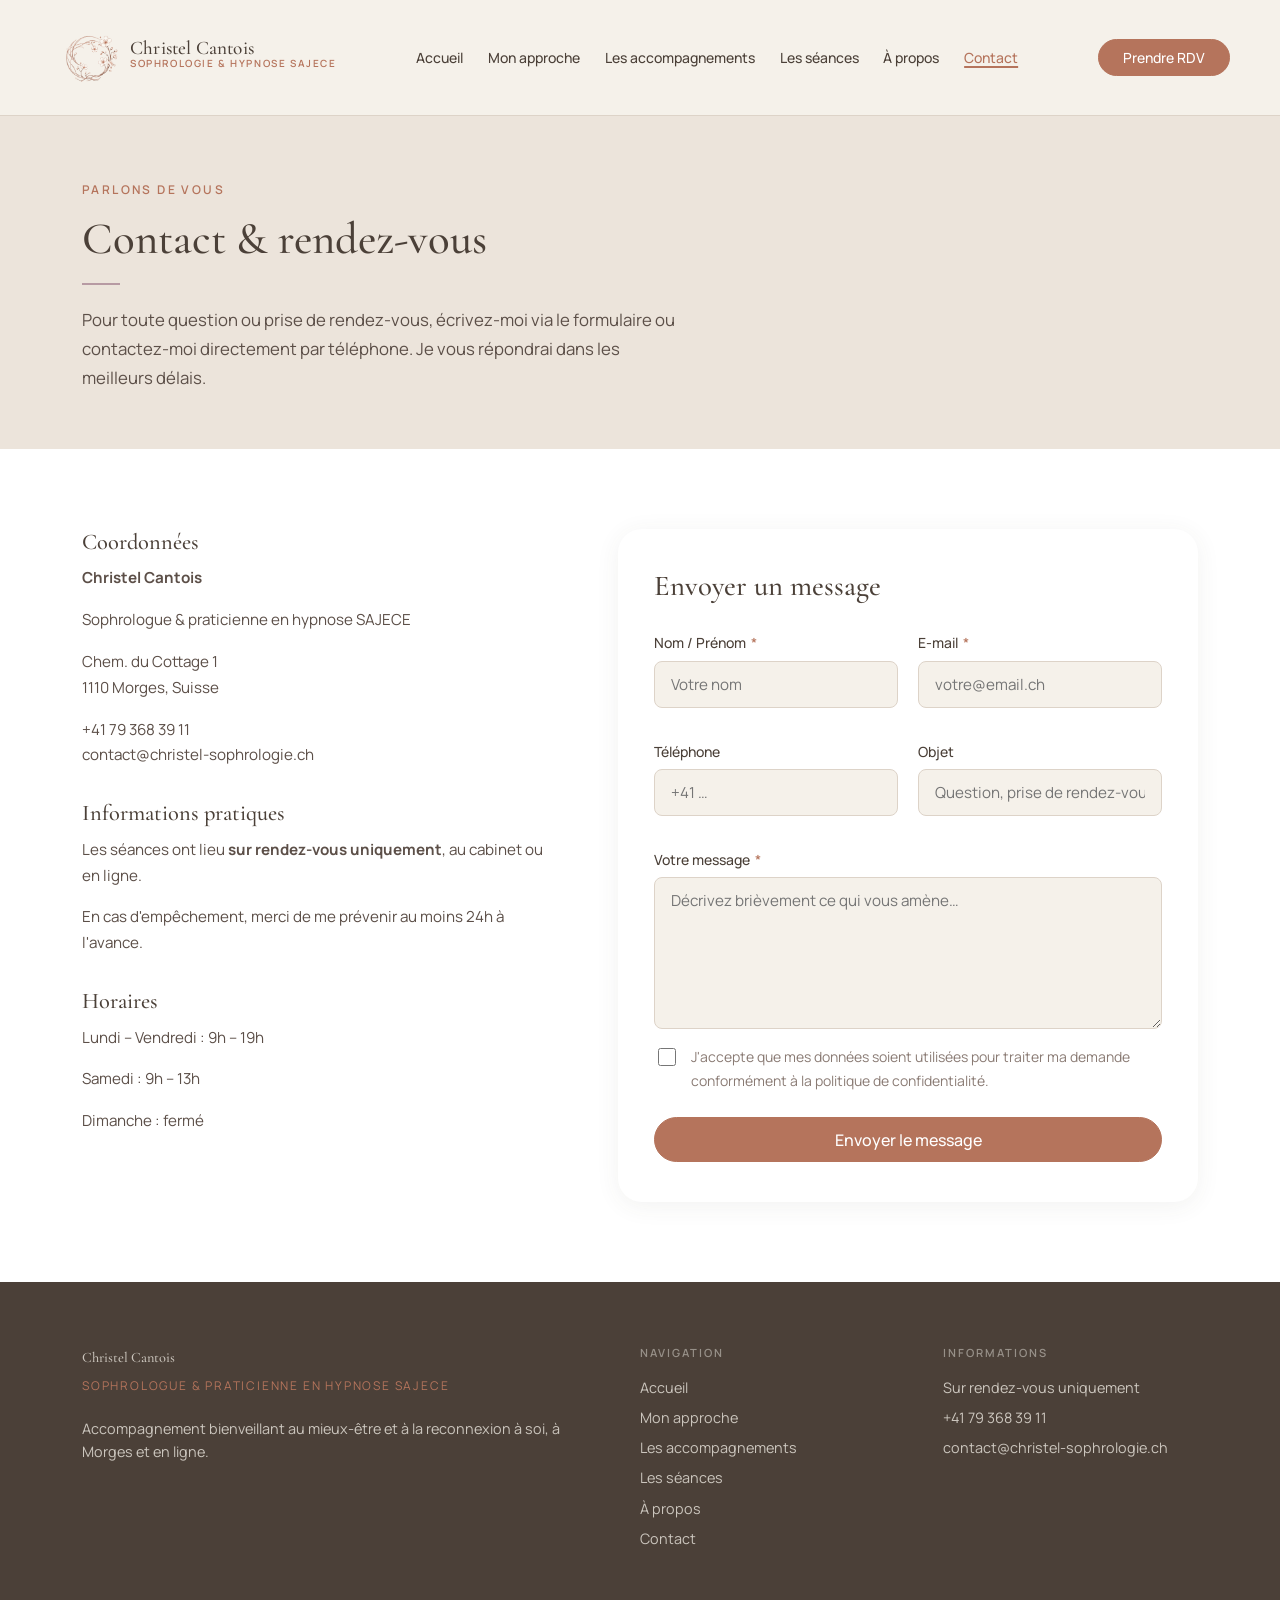
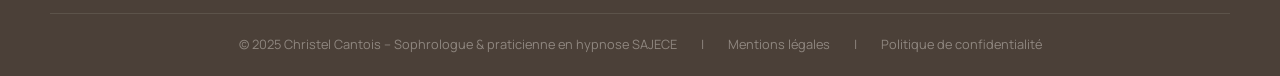
<file: contact.html>
﻿<!DOCTYPE html>
<html lang="fr">
<head>
    <meta charset="UTF-8">
    <title>Contact & prise de rendez-vous – Christel Cantois</title>
    <meta name="viewport" content="width=device-width, initial-scale=1.0">
    <meta name="description" content="Contactez Christel Cantois pour prendre rendez-vous ou poser vos questions. Cabinet à Morges ou séances en ligne.">
    <link rel="stylesheet" href="css/style.css">
</head>
<body>

<header class="site-header">
    <div class="container header-inner">
        <div class="logo">
            <a href="index.html" class="logo-link">
                <img src="img/logo.png" alt="Christel Cantois" class="logo-img">
                <span class="logo-text-block">
                    <span class="logo-name">Christel Cantois</span>
                    <span class="logo-tagline">Sophrologie &amp; Hypnose SAJECE</span>
                </span>
            </a>
        </div>
        <nav class="main-nav">
            <a href="index.html" class="nav-link">Accueil</a>
            <a href="mon-approche.html" class="nav-link">Mon approche</a>
            <a href="accompagnements.html" class="nav-link">Les accompagnements</a>
            <a href="seances.html" class="nav-link">Les séances</a>
            <a href="a-propos.html" class="nav-link">À propos</a>
            <a href="contact.html" class="nav-link active">Contact</a>
        </nav>
        <button class="nav-toggle" id="navToggle" aria-label="Ouvrir le menu">
            <span></span>
            <span></span>
            <span></span>
        </button>
        <a href="contact.html" class="btn btn-primary">Prendre RDV</a>
    </div>
</header>

<main>

    <!-- Hero page -->
    <section class="hero-page">
        <div class="container">
            <span class="eyebrow">Parlons de vous</span>
            <h1>Contact & rendez-vous</h1>
            <div class="hero-divider"></div>
            <p>Pour toute question ou prise de rendez-vous, écrivez-moi via le formulaire ou contactez-moi directement par téléphone. Je vous répondrai dans les meilleurs délais.</p>
        </div>
    </section>

    <!-- Contact layout -->
    <section class="section section-white">
        <div class="container contact-layout">

            <!-- Infos -->
            <div class="contact-info">
                <div class="contact-block">
                    <h2>Coordonnées</h2>
                    <p><strong>Christel Cantois</strong></p>
                    <p>Sophrologue &amp; praticienne en hypnose SAJECE</p>
                    <p style="margin-top: 0.75rem;">
                        Chem. du Cottage 1<br>
                        1110 Morges, Suisse
                    </p>
                    <p style="margin-top: 0.75rem;">
                        <a href="tel:+41793683911">+41 79 368 39 11</a><br>
                        <a href="mailto:contact@christel-sophrologie.ch">contact@christel-sophrologie.ch</a>
                    </p>
                </div>

                <div class="contact-block">
                    <h2>Informations pratiques</h2>
                    <p>Les séances ont lieu <strong>sur rendez-vous uniquement</strong>, au cabinet ou en ligne.</p>
                    <p style="margin-top: 0.5rem;">En cas d'empêchement, merci de me prévenir au moins 24h à l'avance.</p>
                </div>

                <div class="contact-block">
                    <h2>Horaires</h2>
                    <p>Lundi – Vendredi : 9h – 19h</p>
                    <p>Samedi : 9h – 13h</p>
                    <p>Dimanche : fermé</p>
                </div>
            </div>

            <!-- Formulaire -->
            <div class="contact-form-wrapper" id="form">
                <h2>Envoyer un message</h2>
                <form action="https://formspree.io/f/VOTRE_ID_FORMSPREE" method="POST" class="contact-form">
                    <div class="form-grid">
                        <div class="form-field">
                            <label for="name">Nom / Prénom <span class="req">*</span></label>
                            <input type="text" id="name" name="name" required placeholder="Votre nom">
                        </div>
                        <div class="form-field">
                            <label for="email">E-mail <span class="req">*</span></label>
                            <input type="email" id="email" name="email" required placeholder="votre@email.ch">
                        </div>
                        <div class="form-field">
                            <label for="phone">Téléphone</label>
                            <input type="tel" id="phone" name="phone" placeholder="+41 …">
                        </div>
                        <div class="form-field">
                            <label for="subject">Objet</label>
                            <input type="text" id="subject" name="subject" placeholder="Question, prise de rendez-vous…">
                        </div>
                    </div>
                    <div class="form-field">
                        <label for="message">Votre message <span class="req">*</span></label>
                        <textarea id="message" name="message" rows="6" required placeholder="Décrivez brièvement ce qui vous amène…"></textarea>
                    </div>
                    <label class="checkbox">
                        <input type="checkbox" name="rgpd" required>
                        <span>J'accepte que mes données soient utilisées pour traiter ma demande conformément à la politique de confidentialité.</span>
                    </label>
                    <div class="form-actions">
                        <button type="submit" class="btn btn-primary">Envoyer le message</button>
                    </div>
                </form>
            </div>

        </div>
    </section>

</main>

<footer class="site-footer">
    <div class="container footer-inner">
        <div class="footer-block">
            <p class="footer-brand">Christel Cantois</p>
            <span class="footer-tagline">Sophrologue &amp; praticienne en hypnose SAJECE</span>
            <p class="footer-desc">Accompagnement bienveillant au mieux-être et à la reconnexion à soi, à Morges et en ligne.</p>
        </div>
        <div class="footer-block">
            <h4>Navigation</h4>
            <ul>
                <li><a href="index.html">Accueil</a></li>
                <li><a href="mon-approche.html">Mon approche</a></li>
                <li><a href="accompagnements.html">Les accompagnements</a></li>
                <li><a href="seances.html">Les séances</a></li>
                <li><a href="a-propos.html">À propos</a></li>
                <li><a href="contact.html">Contact</a></li>
            </ul>
        </div>
        <div class="footer-block">
            <h4>Informations</h4>
            <p>Sur rendez-vous uniquement</p>
            <p>+41 79 368 39 11</p>
            <p>contact@christel-sophrologie.ch</p>
        </div>
    </div>
    <div class="container footer-bottom">
        <span>© 2025 Christel Cantois – Sophrologue &amp; praticienne en hypnose SAJECE</span>
        <span>|</span>
        <a href="#">Mentions légales</a>
        <span>|</span>
        <a href="#">Politique de confidentialité</a>
    </div>
</footer>

<script>
(function(){
    var toggle = document.getElementById("navToggle");
    var nav = document.querySelector(".main-nav");
    if (!toggle || !nav) return;
    toggle.addEventListener("click", function(){
        nav.classList.toggle("open");
        toggle.classList.toggle("open");
        document.body.classList.toggle("nav-open");
    });
    nav.querySelectorAll(".nav-link").forEach(function(link){
        link.addEventListener("click", function(){
            nav.classList.remove("open");
            toggle.classList.remove("open");
            document.body.classList.remove("nav-open");
        });
    });
})();
</script>
</body>
</html>
</file>
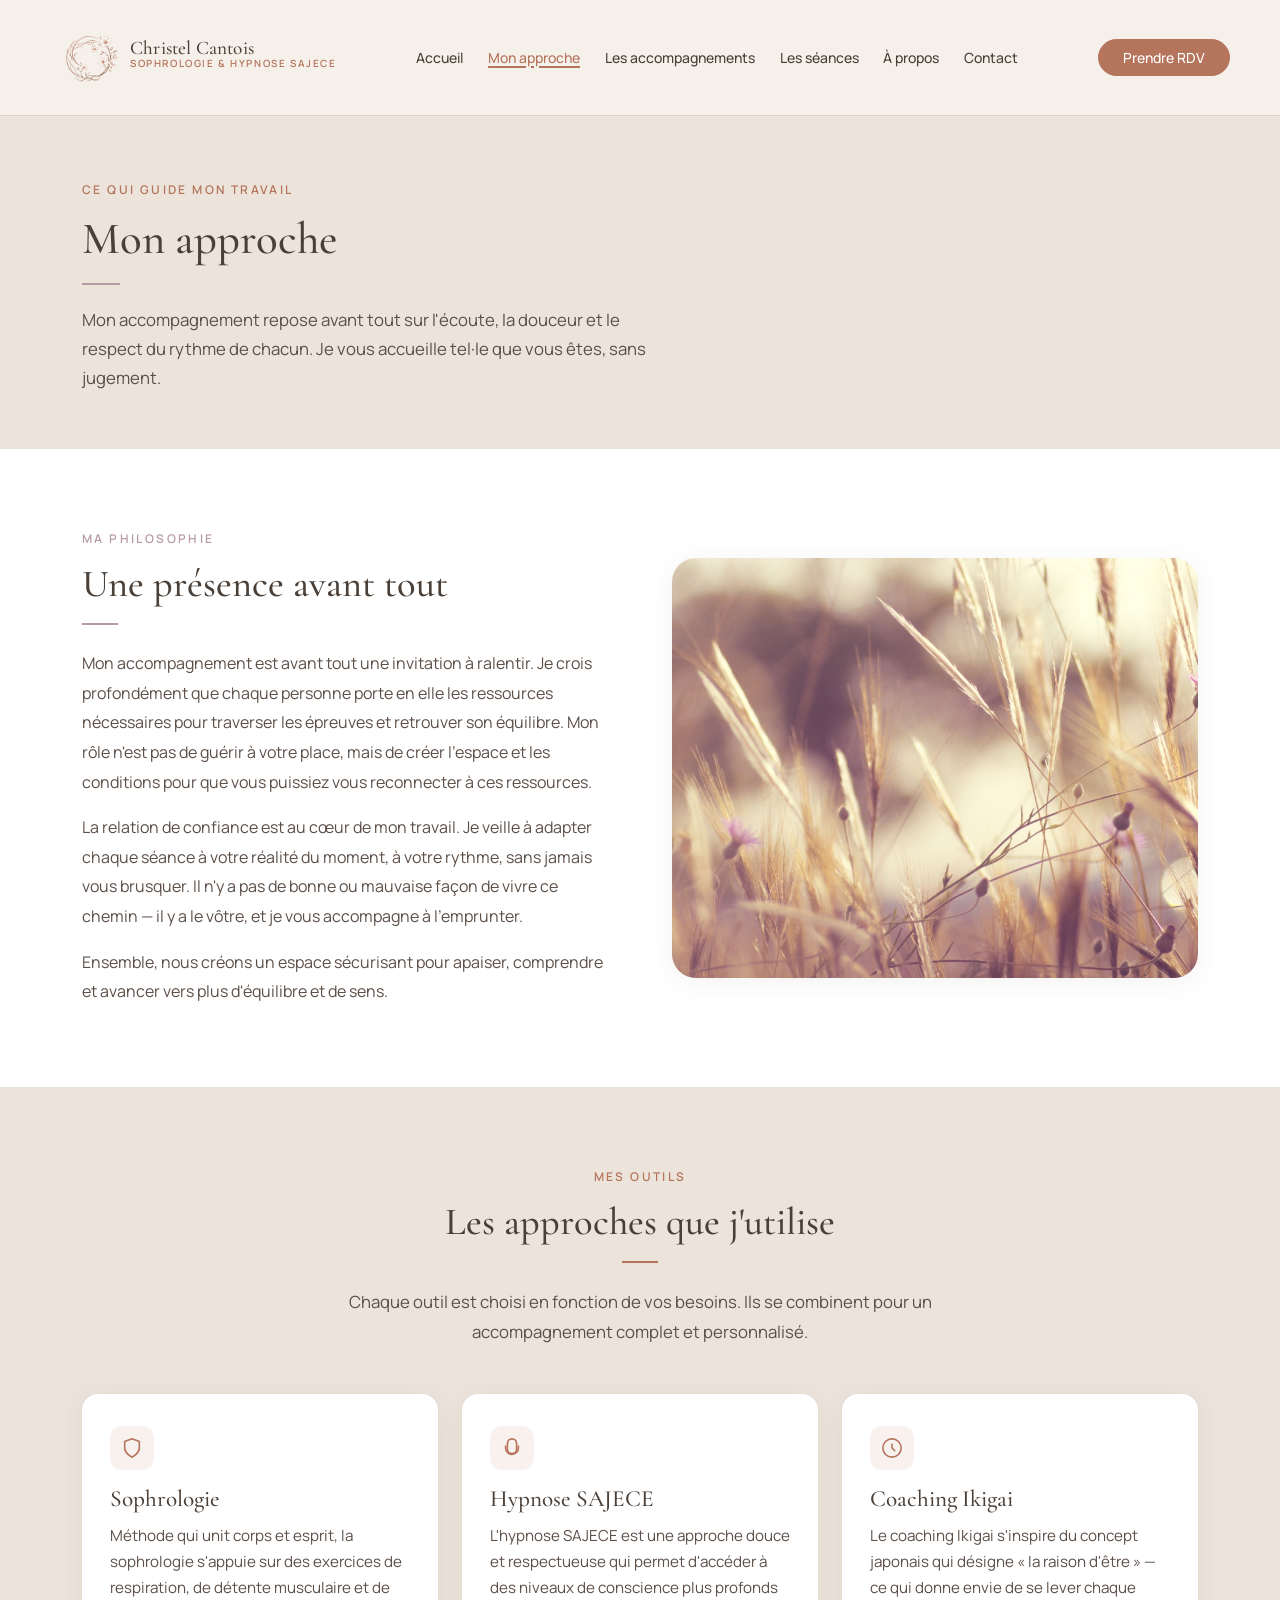
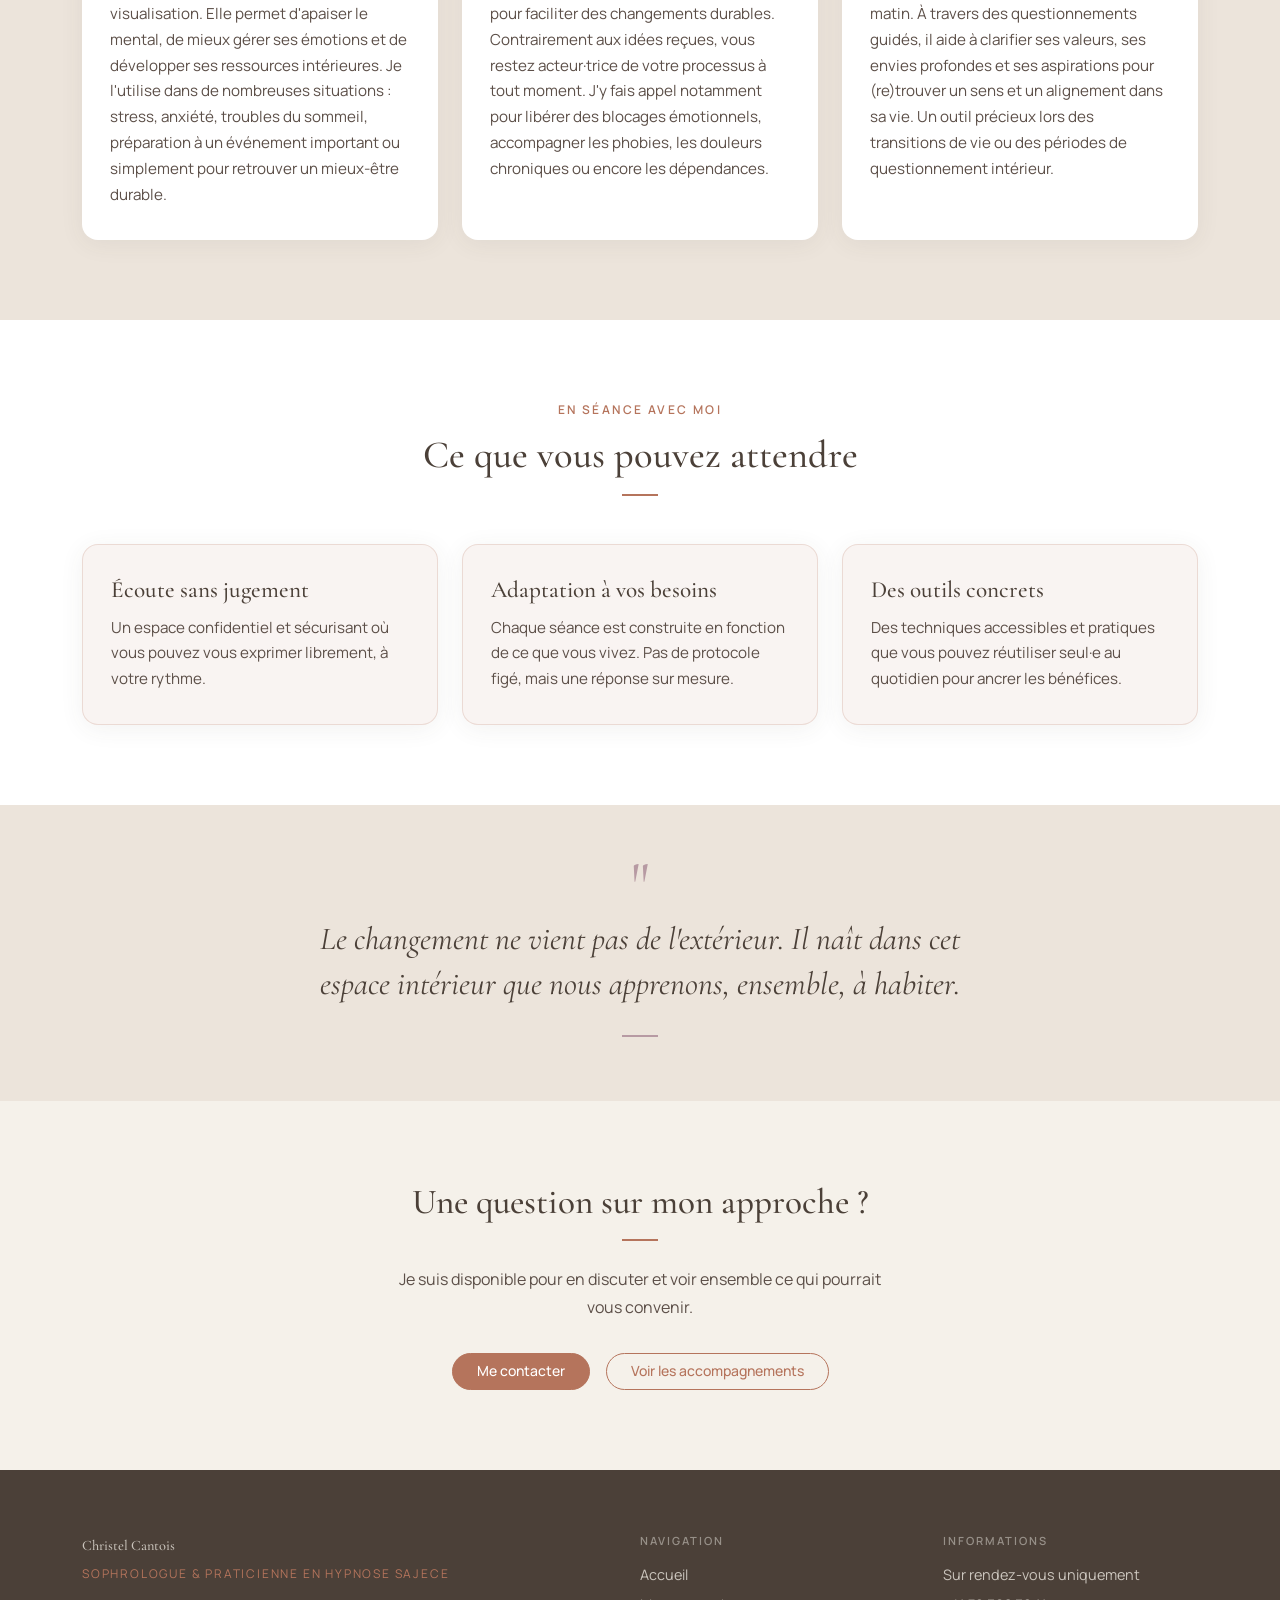
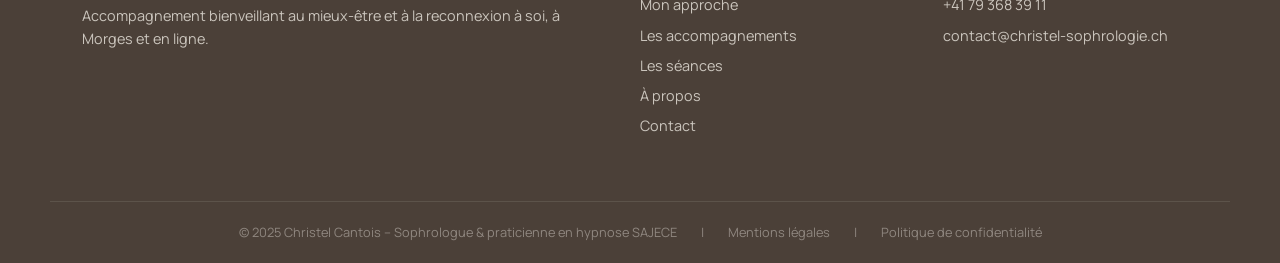
<file: mon-approche.html>
﻿<!DOCTYPE html>
<html lang="fr">
<head>
    <meta charset="UTF-8">
    <title>Mon approche – Christel Cantois, sophrologue & praticienne en hypnose SAJECE</title>
    <meta name="viewport" content="width=device-width, initial-scale=1.0">
    <meta name="description" content="Découvrez l'approche de Christel Cantois : sophrologie, hypnose SAJECE, coaching Ikigai. Une présence douce, bienveillante et adaptée à chacun.">
    <link rel="stylesheet" href="css/style.css">
</head>
<body>

<header class="site-header">
    <div class="container header-inner">
        <div class="logo">
            <a href="index.html" class="logo-link">
                <img src="img/logo.png" alt="Christel Cantois" class="logo-img">
                <span class="logo-text-block">
                    <span class="logo-name">Christel Cantois</span>
                    <span class="logo-tagline">Sophrologie &amp; Hypnose SAJECE</span>
                </span>
            </a>
        </div>
        <nav class="main-nav">
            <a href="index.html" class="nav-link">Accueil</a>
            <a href="mon-approche.html" class="nav-link active">Mon approche</a>
            <a href="accompagnements.html" class="nav-link">Les accompagnements</a>
            <a href="seances.html" class="nav-link">Les séances</a>
            <a href="a-propos.html" class="nav-link">À propos</a>
            <a href="contact.html" class="nav-link">Contact</a>
        </nav>
        <button class="nav-toggle" id="navToggle" aria-label="Ouvrir le menu">
            <span></span>
            <span></span>
            <span></span>
        </button>
        <a href="contact.html" class="btn btn-primary">Prendre RDV</a>
    </div>
</header>

<main>

    <!-- Hero page -->
    <section class="hero-page">
        <div class="container">
            <span class="eyebrow">Ce qui guide mon travail</span>
            <h1>Mon approche</h1>
            <div class="hero-divider"></div>
            <p>Mon accompagnement repose avant tout sur l'écoute, la douceur et le respect du rythme de chacun. Je vous accueille tel·le que vous êtes, sans jugement.</p>
        </div>
    </section>

    <!-- Philosophie -->
    <section class="section section-white">
        <div class="container two-col">
            <div>
                <span class="eyebrow-rose">Ma philosophie</span>
                <h2 class="section-title">Une présence avant tout</h2>
                <div class="section-divider rose"></div>
                <p style="color: var(--color-text-body); line-height: 1.85; margin-bottom: 1rem;">
                    Mon accompagnement est avant tout une invitation à ralentir. Je crois profondément que chaque personne porte en elle les ressources nécessaires pour traverser les épreuves et retrouver son équilibre. Mon rôle n'est pas de guérir à votre place, mais de créer l'espace et les conditions pour que vous puissiez vous reconnecter à ces ressources.
                </p>
                <p style="color: var(--color-text-body); line-height: 1.85; margin-bottom: 1rem;">
                    La relation de confiance est au cœur de mon travail. Je veille à adapter chaque séance à votre réalité du moment, à votre rythme, sans jamais vous brusquer. Il n'y a pas de bonne ou mauvaise façon de vivre ce chemin — il y a le vôtre, et je vous accompagne à l'emprunter.
                </p>
                <p style="color: var(--color-text-body); line-height: 1.85;">
                    Ensemble, nous créons un espace sécurisant pour apaiser, comprendre et avancer vers plus d'équilibre et de sens.
                </p>
            </div>
            <div>
                <img src="img/bckg_champ.jpg" alt="Accompagnement bienveillant" class="approach-img">
            </div>
        </div>
    </section>

    <!-- Outils -->
    <section class="section section-soft">
        <div class="container">
            <div class="section-center" style="margin-bottom: 3rem;">
                <span class="eyebrow">Mes outils</span>
                <h2 class="section-title">Les approches que j'utilise</h2>
                <div class="section-divider center"></div>
                <p class="section-subtitle">Chaque outil est choisi en fonction de vos besoins. Ils se combinent pour un accompagnement complet et personnalisé.</p>
            </div>
            <div class="cards-grid">
                <article class="card">
                    <div class="card-icon">
                        <svg width="22" height="22" viewBox="0 0 24 24" fill="none" stroke="currentColor" stroke-width="1.75" stroke-linecap="round" stroke-linejoin="round"><path d="M12 22s8-4 8-10V5l-8-3-8 3v7c0 6 8 10 8 10z"/></svg>
                    </div>
                    <h3>Sophrologie</h3>
                    <p>Méthode qui unit corps et esprit, la sophrologie s'appuie sur des exercices de respiration, de détente musculaire et de visualisation. Elle permet d'apaiser le mental, de mieux gérer ses émotions et de développer ses ressources intérieures. Je l'utilise dans de nombreuses situations : stress, anxiété, troubles du sommeil, préparation à un événement important ou simplement pour retrouver un mieux-être durable.</p>
                </article>
                <article class="card">
                    <div class="card-icon">
                        <svg width="22" height="22" viewBox="0 0 24 24" fill="none" stroke="currentColor" stroke-width="1.75" stroke-linecap="round" stroke-linejoin="round"><path d="M12 2a5 5 0 0 1 5 5v6a5 5 0 0 1-10 0V7a5 5 0 0 1 5-5z"/><path d="M19 10v2a7 7 0 0 1-14 0v-2"/></svg>
                    </div>
                    <h3>Hypnose SAJECE</h3>
                    <p>L'hypnose SAJECE est une approche douce et respectueuse qui permet d'accéder à des niveaux de conscience plus profonds pour faciliter des changements durables. Contrairement aux idées reçues, vous restez acteur·trice de votre processus à tout moment. J'y fais appel notamment pour libérer des blocages émotionnels, accompagner les phobies, les douleurs chroniques ou encore les dépendances.</p>
                </article>
                <article class="card">
                    <div class="card-icon">
                        <svg width="22" height="22" viewBox="0 0 24 24" fill="none" stroke="currentColor" stroke-width="1.75" stroke-linecap="round" stroke-linejoin="round"><circle cx="12" cy="12" r="10"/><path d="M12 8v4l3 3"/></svg>
                    </div>
                    <h3>Coaching Ikigai</h3>
                    <p>Le coaching Ikigai s'inspire du concept japonais qui désigne « la raison d'être » — ce qui donne envie de se lever chaque matin. À travers des questionnements guidés, il aide à clarifier ses valeurs, ses envies profondes et ses aspirations pour (re)trouver un sens et un alignement dans sa vie. Un outil précieux lors des transitions de vie ou des périodes de questionnement intérieur.</p>
                </article>
            </div>
        </div>
    </section>

    <!-- Ce que vous pouvez attendre -->
    <section class="section section-white">
        <div class="container">
            <div style="max-width: 760px; margin: 0 auto; text-align: center;">
                <span class="eyebrow">En séance avec moi</span>
                <h2 class="section-title">Ce que vous pouvez attendre</h2>
                <div class="section-divider center"></div>
            </div>
            <div class="cards-grid" style="margin-top: 3rem;">
                <article class="card card-accent">
                    <h3>Écoute sans jugement</h3>
                    <p>Un espace confidentiel et sécurisant où vous pouvez vous exprimer librement, à votre rythme.</p>
                </article>
                <article class="card card-accent">
                    <h3>Adaptation à vos besoins</h3>
                    <p>Chaque séance est construite en fonction de ce que vous vivez. Pas de protocole figé, mais une réponse sur mesure.</p>
                </article>
                <article class="card card-accent">
                    <h3>Des outils concrets</h3>
                    <p>Des techniques accessibles et pratiques que vous pouvez réutiliser seul·e au quotidien pour ancrer les bénéfices.</p>
                </article>
            </div>
        </div>
    </section>

    <!-- Citation -->
    <div class="quote-block">
        <span class="quote-mark">"</span>
        <blockquote>Le changement ne vient pas de l'extérieur. Il naît dans cet espace intérieur que nous apprenons, ensemble, à habiter.</blockquote>
        <div class="quote-divider"></div>
    </div>

    <!-- CTA -->
    <section class="cta-section">
        <div class="container">
            <h2>Une question sur mon approche ?</h2>
            <div class="section-divider center" style="margin-top: 1rem;"></div>
            <p>Je suis disponible pour en discuter et voir ensemble ce qui pourrait vous convenir.</p>
            <div class="cta-actions">
                <a href="contact.html" class="btn btn-primary">Me contacter</a>
                <a href="accompagnements.html" class="btn btn-outline">Voir les accompagnements</a>
            </div>
        </div>
    </section>

</main>

<footer class="site-footer">
    <div class="container footer-inner">
        <div class="footer-block">
            <p class="footer-brand">Christel Cantois</p>
            <span class="footer-tagline">Sophrologue &amp; praticienne en hypnose SAJECE</span>
            <p class="footer-desc">Accompagnement bienveillant au mieux-être et à la reconnexion à soi, à Morges et en ligne.</p>
        </div>
        <div class="footer-block">
            <h4>Navigation</h4>
            <ul>
                <li><a href="index.html">Accueil</a></li>
                <li><a href="mon-approche.html">Mon approche</a></li>
                <li><a href="accompagnements.html">Les accompagnements</a></li>
                <li><a href="seances.html">Les séances</a></li>
                <li><a href="a-propos.html">À propos</a></li>
                <li><a href="contact.html">Contact</a></li>
            </ul>
        </div>
        <div class="footer-block">
            <h4>Informations</h4>
            <p>Sur rendez-vous uniquement</p>
            <p>+41 79 368 39 11</p>
            <p>contact@christel-sophrologie.ch</p>
        </div>
    </div>
    <div class="container footer-bottom">
        <span>© 2025 Christel Cantois – Sophrologue &amp; praticienne en hypnose SAJECE</span>
        <span>|</span>
        <a href="#">Mentions légales</a>
        <span>|</span>
        <a href="#">Politique de confidentialité</a>
    </div>
</footer>

<script>
(function(){
    var toggle = document.getElementById("navToggle");
    var nav = document.querySelector(".main-nav");
    if (!toggle || !nav) return;
    toggle.addEventListener("click", function(){
        nav.classList.toggle("open");
        toggle.classList.toggle("open");
        document.body.classList.toggle("nav-open");
    });
    nav.querySelectorAll(".nav-link").forEach(function(link){
        link.addEventListener("click", function(){
            nav.classList.remove("open");
            toggle.classList.remove("open");
            document.body.classList.remove("nav-open");
        });
    });
})();
</script>
</body>
</html>
</file>
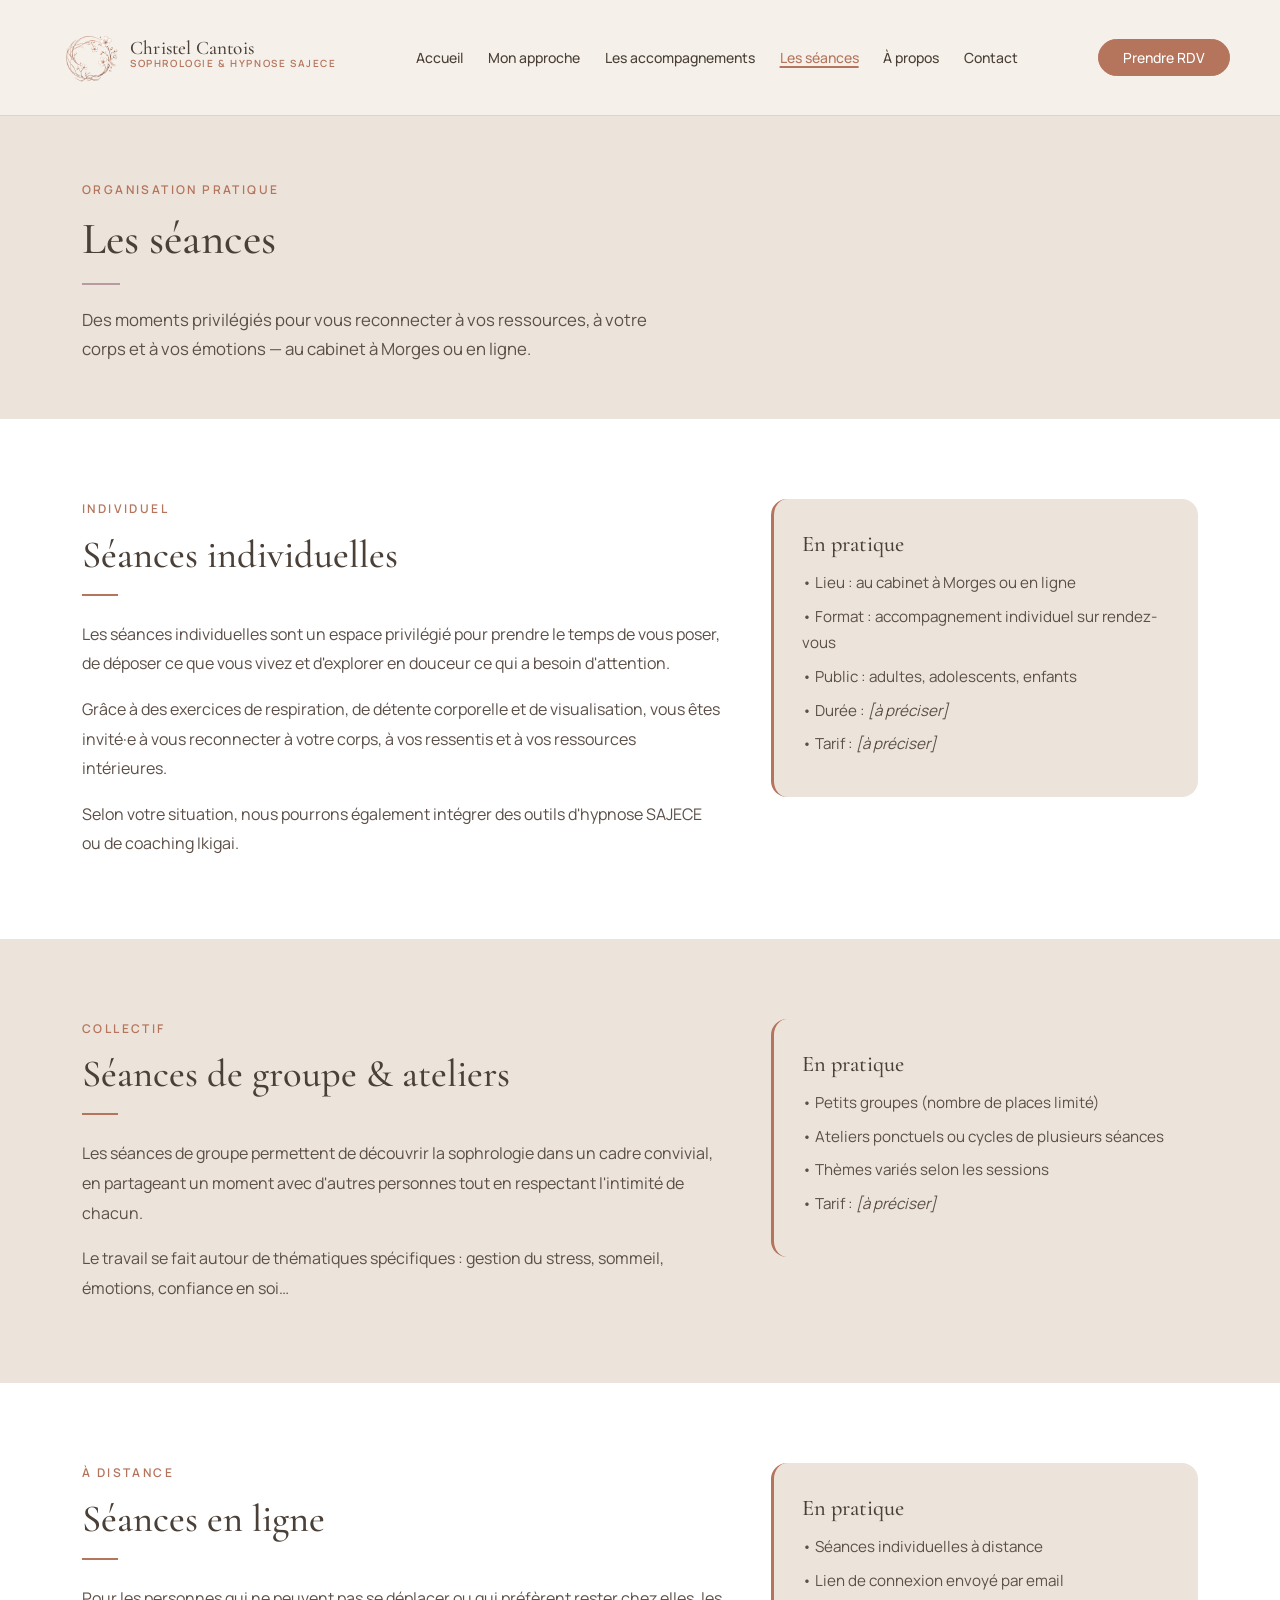
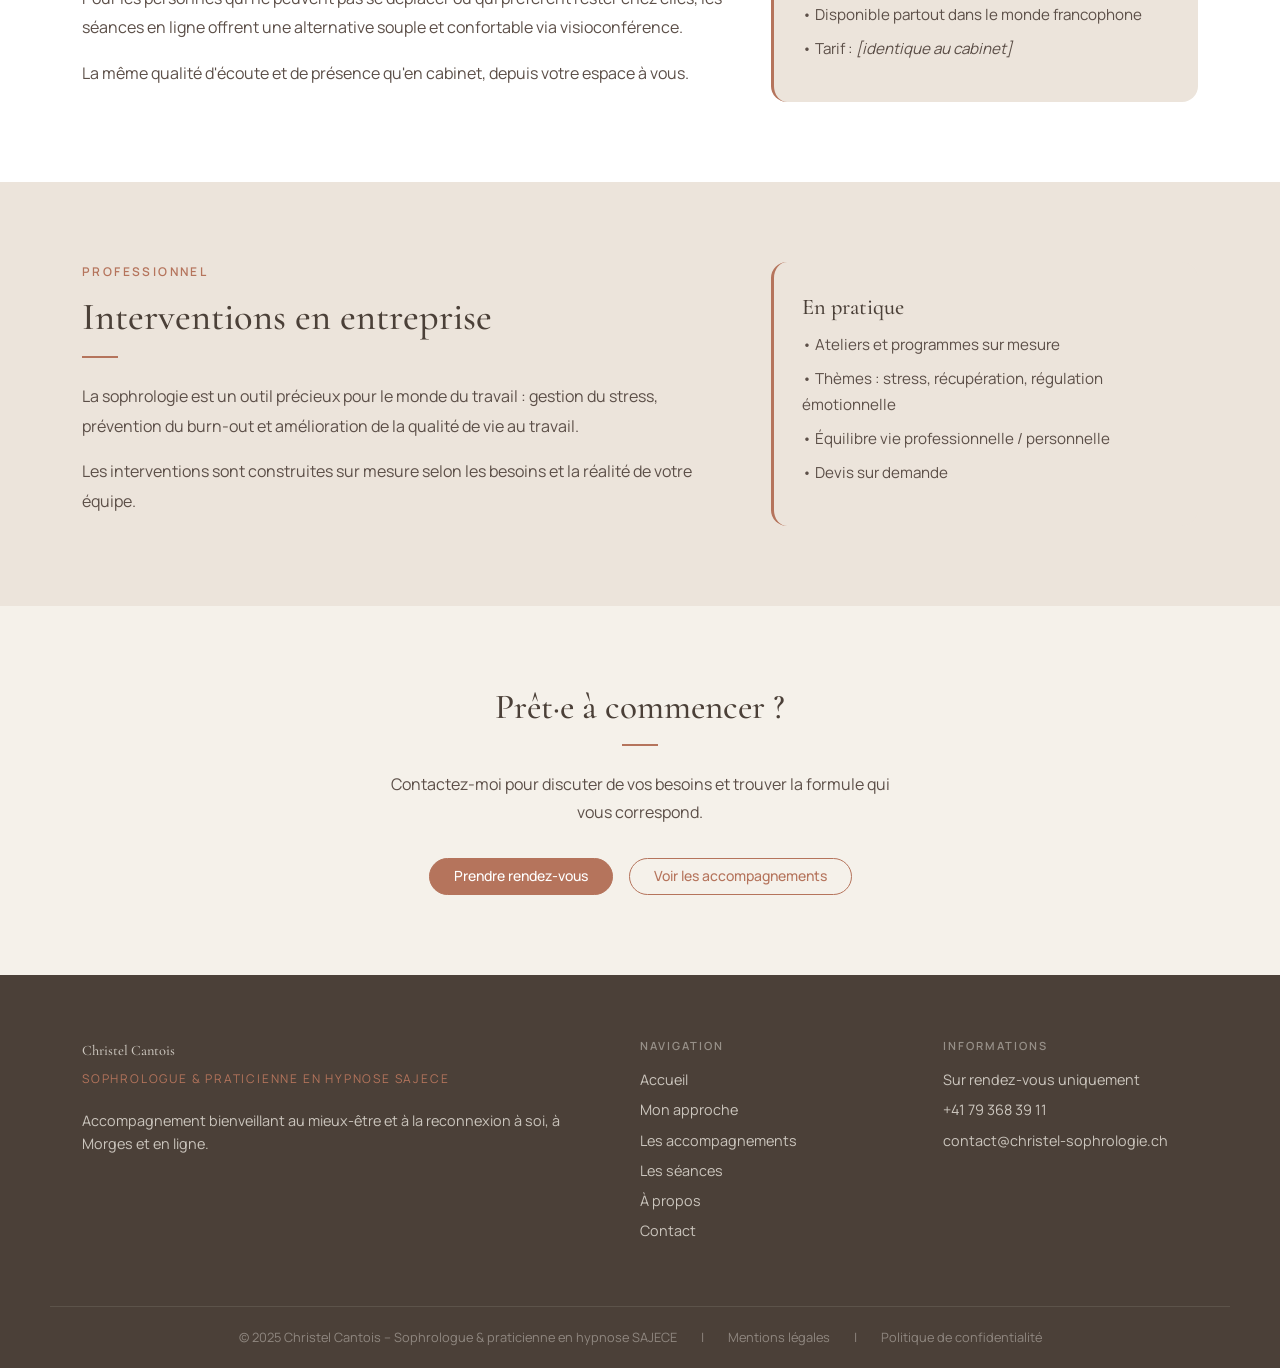
<file: seances.html>
﻿<!DOCTYPE html>
<html lang="fr">
<head>
    <meta charset="UTF-8">
    <title>Les séances – Christel Cantois, sophrologue & praticienne en hypnose SAJECE</title>
    <meta name="viewport" content="width=device-width, initial-scale=1.0">
    <meta name="description" content="Séances de sophrologie et hypnose SAJECE avec Christel Cantois à Morges ou en ligne. Accompagnement individuel, ateliers de groupe, interventions en entreprise.">
    <link rel="stylesheet" href="css/style.css">
</head>
<body>

<header class="site-header">
    <div class="container header-inner">
        <div class="logo">
            <a href="index.html" class="logo-link">
                <img src="img/logo.png" alt="Christel Cantois" class="logo-img">
                <span class="logo-text-block">
                    <span class="logo-name">Christel Cantois</span>
                    <span class="logo-tagline">Sophrologie &amp; Hypnose SAJECE</span>
                </span>
            </a>
        </div>
        <nav class="main-nav">
            <a href="index.html" class="nav-link">Accueil</a>
            <a href="mon-approche.html" class="nav-link">Mon approche</a>
            <a href="accompagnements.html" class="nav-link">Les accompagnements</a>
            <a href="seances.html" class="nav-link active">Les séances</a>
            <a href="a-propos.html" class="nav-link">À propos</a>
            <a href="contact.html" class="nav-link">Contact</a>
        </nav>
        <button class="nav-toggle" id="navToggle" aria-label="Ouvrir le menu">
            <span></span>
            <span></span>
            <span></span>
        </button>
        <a href="contact.html" class="btn btn-primary">Prendre RDV</a>
    </div>
</header>

<main>

    <!-- Hero page -->
    <section class="hero-page">
        <div class="container">
            <span class="eyebrow">Organisation pratique</span>
            <h1>Les séances</h1>
            <div class="hero-divider"></div>
            <p>Des moments privilégiés pour vous reconnecter à vos ressources, à votre corps et à vos émotions — au cabinet à Morges ou en ligne.</p>
        </div>
    </section>

    <!-- Séances individuelles -->
    <section class="section section-white">
        <div class="container about-grid">
            <div>
                <span class="eyebrow">Individuel</span>
                <h2 class="section-title">Séances individuelles</h2>
                <div class="section-divider"></div>
                <p style="color: var(--color-text-body); line-height: 1.85; margin-bottom: 1rem;">
                    Les séances individuelles sont un espace privilégié pour prendre le temps de vous poser, de déposer ce que vous vivez et d'explorer en douceur ce qui a besoin d'attention.
                </p>
                <p style="color: var(--color-text-body); line-height: 1.85; margin-bottom: 1rem;">
                    Grâce à des exercices de respiration, de détente corporelle et de visualisation, vous êtes invité·e à vous reconnecter à votre corps, à vos ressentis et à vos ressources intérieures.
                </p>
                <p style="color: var(--color-text-body); line-height: 1.85;">
                    Selon votre situation, nous pourrons également intégrer des outils d'hypnose SAJECE ou de coaching Ikigai.
                </p>
            </div>
            <div class="highlight-box">
                <h3>En pratique</h3>
                <p>• Lieu : au cabinet à Morges ou en ligne</p>
                <p>• Format : accompagnement individuel sur rendez-vous</p>
                <p>• Public : adultes, adolescents, enfants</p>
                <p>• Durée : <em>[à préciser]</em></p>
                <p>• Tarif : <em>[à préciser]</em></p>
            </div>
        </div>
    </section>

    <!-- Séances de groupe -->
    <section class="section section-soft">
        <div class="container about-grid">
            <div>
                <span class="eyebrow">Collectif</span>
                <h2 class="section-title">Séances de groupe & ateliers</h2>
                <div class="section-divider"></div>
                <p style="color: var(--color-text-body); line-height: 1.85; margin-bottom: 1rem;">
                    Les séances de groupe permettent de découvrir la sophrologie dans un cadre convivial, en partageant un moment avec d'autres personnes tout en respectant l'intimité de chacun.
                </p>
                <p style="color: var(--color-text-body); line-height: 1.85;">
                    Le travail se fait autour de thématiques spécifiques : gestion du stress, sommeil, émotions, confiance en soi…
                </p>
            </div>
            <div class="highlight-box">
                <h3>En pratique</h3>
                <p>• Petits groupes (nombre de places limité)</p>
                <p>• Ateliers ponctuels ou cycles de plusieurs séances</p>
                <p>• Thèmes variés selon les sessions</p>
                <p>• Tarif : <em>[à préciser]</em></p>
            </div>
        </div>
    </section>

    <!-- En ligne -->
    <section class="section section-white">
        <div class="container about-grid">
            <div>
                <span class="eyebrow">À distance</span>
                <h2 class="section-title">Séances en ligne</h2>
                <div class="section-divider"></div>
                <p style="color: var(--color-text-body); line-height: 1.85; margin-bottom: 1rem;">
                    Pour les personnes qui ne peuvent pas se déplacer ou qui préfèrent rester chez elles, les séances en ligne offrent une alternative souple et confortable via visioconférence.
                </p>
                <p style="color: var(--color-text-body); line-height: 1.85;">
                    La même qualité d'écoute et de présence qu'en cabinet, depuis votre espace à vous.
                </p>
            </div>
            <div class="highlight-box">
                <h3>En pratique</h3>
                <p>• Séances individuelles à distance</p>
                <p>• Lien de connexion envoyé par email</p>
                <p>• Disponible partout dans le monde francophone</p>
                <p>• Tarif : <em>[identique au cabinet]</em></p>
            </div>
        </div>
    </section>

    <!-- En entreprise -->
    <section class="section section-soft">
        <div class="container about-grid">
            <div>
                <span class="eyebrow">Professionnel</span>
                <h2 class="section-title">Interventions en entreprise</h2>
                <div class="section-divider"></div>
                <p style="color: var(--color-text-body); line-height: 1.85; margin-bottom: 1rem;">
                    La sophrologie est un outil précieux pour le monde du travail : gestion du stress, prévention du burn-out et amélioration de la qualité de vie au travail.
                </p>
                <p style="color: var(--color-text-body); line-height: 1.85;">
                    Les interventions sont construites sur mesure selon les besoins et la réalité de votre équipe.
                </p>
            </div>
            <div class="highlight-box">
                <h3>En pratique</h3>
                <p>• Ateliers et programmes sur mesure</p>
                <p>• Thèmes : stress, récupération, régulation émotionnelle</p>
                <p>• Équilibre vie professionnelle / personnelle</p>
                <p>• Devis sur demande</p>
            </div>
        </div>
    </section>

    <!-- CTA -->
    <section class="cta-section">
        <div class="container">
            <h2>Prêt·e à commencer ?</h2>
            <div class="section-divider center" style="margin-top: 1rem;"></div>
            <p>Contactez-moi pour discuter de vos besoins et trouver la formule qui vous correspond.</p>
            <div class="cta-actions">
                <a href="contact.html" class="btn btn-primary">Prendre rendez-vous</a>
                <a href="accompagnements.html" class="btn btn-outline">Voir les accompagnements</a>
            </div>
        </div>
    </section>

</main>

<footer class="site-footer">
    <div class="container footer-inner">
        <div class="footer-block">
            <p class="footer-brand">Christel Cantois</p>
            <span class="footer-tagline">Sophrologue &amp; praticienne en hypnose SAJECE</span>
            <p class="footer-desc">Accompagnement bienveillant au mieux-être et à la reconnexion à soi, à Morges et en ligne.</p>
        </div>
        <div class="footer-block">
            <h4>Navigation</h4>
            <ul>
                <li><a href="index.html">Accueil</a></li>
                <li><a href="mon-approche.html">Mon approche</a></li>
                <li><a href="accompagnements.html">Les accompagnements</a></li>
                <li><a href="seances.html">Les séances</a></li>
                <li><a href="a-propos.html">À propos</a></li>
                <li><a href="contact.html">Contact</a></li>
            </ul>
        </div>
        <div class="footer-block">
            <h4>Informations</h4>
            <p>Sur rendez-vous uniquement</p>
            <p>+41 79 368 39 11</p>
            <p>contact@christel-sophrologie.ch</p>
        </div>
    </div>
    <div class="container footer-bottom">
        <span>© 2025 Christel Cantois – Sophrologue &amp; praticienne en hypnose SAJECE</span>
        <span>|</span>
        <a href="#">Mentions légales</a>
        <span>|</span>
        <a href="#">Politique de confidentialité</a>
    </div>
</footer>

<script>
(function(){
    var toggle = document.getElementById("navToggle");
    var nav = document.querySelector(".main-nav");
    if (!toggle || !nav) return;
    toggle.addEventListener("click", function(){
        nav.classList.toggle("open");
        toggle.classList.toggle("open");
        document.body.classList.toggle("nav-open");
    });
    nav.querySelectorAll(".nav-link").forEach(function(link){
        link.addEventListener("click", function(){
            nav.classList.remove("open");
            toggle.classList.remove("open");
            document.body.classList.remove("nav-open");
        });
    });
})();
</script>
</body>
</html>
</file>
<file: css/style.css>
/* === GOOGLE FONTS === */
@import url('https://fonts.googleapis.com/css2?family=Cormorant+Garamond:ital,wght@0,400;0,500;0,600;1,400;1,600&family=Manrope:wght@400;500;600&display=swap');

/* === VARIABLES === */
:root {
    /* Palette */
    --color-bg:           #F5F1EA;
    --color-bg-soft:      #ECE4DB;
    --color-primary:      #B5745C;
    --color-primary-dark: #9a5c47;
    --color-brown:        #4B4038;
    --color-accent:       #B79AA3;
    --color-sage:         #A8B0A2;
    --color-text:         #4B4038;
    --color-text-body:    #5c4f48;
    --color-muted:        #8a7b74;
    --color-border:       #ddd3c8;
    --color-white:        #ffffff;

    /* Shape */
    --radius-lg: 24px;
    --radius-md: 16px;
    --radius-sm: 8px;

    /* Shadow */
    --shadow-card:       0 4px 24px rgba(75, 64, 56, 0.07);
    --shadow-card-hover: 0 12px 36px rgba(75, 64, 56, 0.13);
    --shadow-soft:       0 2px 12px rgba(75, 64, 56, 0.06);

    /* Motion */
    --transition: 0.2s ease-out;

    /* Typography */
    --font-heading: 'Cormorant Garamond', Georgia, serif;
    --font-body:    'Manrope', system-ui, -apple-system, sans-serif;
}

/* === RESET === */
*, *::before, *::after { box-sizing: border-box; }
html { scroll-behavior: smooth; }

body {
    margin: 0;
    font-family: var(--font-body);
    background: var(--color-bg);
    color: var(--color-text);
    font-size: 1rem;
    line-height: 1.7;
}

h1, h2, h3, h4 {
    font-family: var(--font-heading);
    line-height: 1.2;
    margin: 0;
}

p { margin: 0 0 1rem; }
p:last-child { margin-bottom: 0; }

a { color: var(--color-primary); }

img { max-width: 100%; display: block; }

/* === LAYOUT === */
.container {
    width: 100%;
    max-width: 1180px;
    margin: 0 auto;
    padding: 0 2rem;
}

/* === HEADER === */
.site-header {
    position: sticky;
    top: 0;
    z-index: 100;
    background: var(--color-bg);
    border-bottom: 1px solid var(--color-border);
}

.header-inner {
    display: flex;
    align-items: center;
    justify-content: space-between;
    padding: 0.85rem 0;
    gap: 1.5rem;
}

.logo-link {
    display: inline-flex;
    align-items: center;
    text-decoration: none;
    flex-shrink: 0;
}

.logo-img {
    height: 80px;
    width: auto;
}

/* === LOGO TEXT === */
.logo-text-block {
    display: flex;
    flex-direction: column;
    gap: 0.05rem;
    line-height: 1;
}

.logo-name {
    font-family: var(--font-heading);
    font-size: 1.2rem;
    font-weight: 500;
    color: var(--color-brown);
    letter-spacing: 0.01em;
}

.logo-tagline {
    font-family: var(--font-body);
    font-size: 0.62rem;
    font-weight: 600;
    letter-spacing: 0.16em;
    text-transform: uppercase;
    color: var(--color-primary);
}

/* === NAVIGATION === */
.main-nav {
    display: flex;
    align-items: center;
    gap: 0.15rem;
}

.nav-link {
    text-decoration: none;
    font-family: var(--font-body);
    font-size: 0.875rem;
    font-weight: 500;
    color: var(--color-text);
    padding: 0.4rem 0.7rem;
    border-radius: 999px;
    transition: color var(--transition), background var(--transition);
    white-space: nowrap;
}

.nav-link:hover {
    color: var(--color-primary);
    background: rgba(181, 116, 92, 0.07);
}

.nav-link.active {
    color: var(--color-primary);
    text-decoration: underline;
    text-underline-offset: 3px;
    text-decoration-thickness: 1.5px;
}

/* === BUTTONS === */
.btn {
    display: inline-flex;
    align-items: center;
    justify-content: center;
    padding: 0.65rem 1.5rem;
    border-radius: 999px;
    font-family: var(--font-body);
    font-size: 0.875rem;
    font-weight: 500;
    border: 1.5px solid transparent;
    cursor: pointer;
    text-decoration: none;
    transition: all var(--transition);
    white-space: nowrap;
    line-height: 1;
}

.btn-primary {
    background: var(--color-primary);
    color: #ffffff;
    border-color: var(--color-primary);
}

.btn-primary:hover {
    background: var(--color-primary-dark);
    border-color: var(--color-primary-dark);
    transform: translateY(-1px);
    box-shadow: 0 4px 14px rgba(181, 116, 92, 0.3);
}

.btn-outline {
    background: transparent;
    color: var(--color-primary);
    border-color: var(--color-primary);
}

.btn-outline:hover {
    background: rgba(181, 116, 92, 0.07);
    transform: translateY(-1px);
}

.btn-ghost {
    background: rgba(255, 255, 255, 0.85);
    color: var(--color-brown);
    border-color: rgba(75, 64, 56, 0.25);
}

.btn-ghost:hover {
    background: #ffffff;
    border-color: rgba(75, 64, 56, 0.45);
}

/* === HERO FULLSCREEN (Accueil) === */
.hero-fullscreen {
    position: relative;
    min-height: calc(100vh - 84px);
    display: flex;
    align-items: center;
    overflow: hidden;
    background: var(--color-brown);
}

.hero-bg {
    position: absolute;
    inset: 0;
    background-image: url('../img/bckg_champ.jpg');
    background-size: cover;
    background-position: center;
    z-index: 0;
}

.hero-bg::after {
    content: '';
    position: absolute;
    inset: 0;
    background: linear-gradient(
        to right,
        rgba(75, 64, 56, 0.62) 0%,
        rgba(75, 64, 56, 0.3) 55%,
        rgba(75, 64, 56, 0.05) 100%
    );
}

.hero-fullscreen .hero-inner {
    position: relative;
    z-index: 1;
    padding: 5rem 0;
}

.hero-text {
    max-width: 580px;
}

.hero-eyebrow {
    display: block;
    font-family: var(--font-body);
    font-size: 0.75rem;
    font-weight: 600;
    letter-spacing: 0.22em;
    text-transform: uppercase;
    color: rgba(245, 241, 234, 0.8);
    margin-bottom: 1.25rem;
}

.hero-fullscreen .hero-text h1 {
    font-family: var(--font-heading);
    font-size: 3.6rem;
    font-weight: 500;
    line-height: 1.12;
    color: #ffffff;
    margin-bottom: 1rem;
}

.hero-divider {
    width: 38px;
    height: 2px;
    background: var(--color-primary);
    margin: 1.25rem 0;
}

.hero-subtitle {
    font-size: 1rem;
    color: rgba(245, 241, 234, 0.88);
    margin: 0 0 2rem;
    line-height: 1.65;
}

.hero-actions {
    display: flex;
    flex-wrap: wrap;
    gap: 1rem;
}

.hero-actions .btn {
    box-shadow: 0 2px 16px rgba(0, 0, 0, 0.22);
}

.hero-actions .btn-ghost {
    background: rgba(255, 255, 255, 0.92);
    border-color: rgba(255, 255, 255, 0.6);
}

/* === HERO PAGE (pages intérieures) === */
.hero-page {
    padding: 4rem 0 3.5rem;
    background: var(--color-bg-soft);
}

.hero-page .eyebrow {
    margin-bottom: 0.75rem;
}

.hero-page h1 {
    font-family: var(--font-heading);
    font-size: 2.8rem;
    font-weight: 500;
    color: var(--color-brown);
    margin-bottom: 0.5rem;
}

.hero-page .hero-divider {
    margin: 1rem 0 1.25rem;
}

.hero-page p {
    font-size: 1.05rem;
    color: var(--color-text-body);
    max-width: 600px;
    line-height: 1.75;
}

/* === SECTIONS === */
.section {
    padding: 5rem 0;
}

.section-soft { background: var(--color-bg-soft); }
.section-white { background: var(--color-white); }
.section-dark  { background: var(--color-brown); color: #f5f1ea; }
.section-center { text-align: center; }

/* Section header */
.eyebrow {
    display: block;
    font-family: var(--font-body);
    font-size: 0.75rem;
    font-weight: 600;
    letter-spacing: 0.2em;
    text-transform: uppercase;
    color: var(--color-primary);
    margin-bottom: 0.75rem;
}

.section-title {
    font-family: var(--font-heading);
    font-size: 2.4rem;
    font-weight: 500;
    color: var(--color-brown);
    line-height: 1.2;
    margin-bottom: 0.5rem;
}

.section-dark .section-title { color: #f5f1ea; }

.section-divider {
    width: 36px;
    height: 2px;
    background: var(--color-primary);
    margin: 1rem 0 1.5rem;
}

.section-divider.center {
    margin-left: auto;
    margin-right: auto;
}

.section-subtitle {
    font-size: 1.05rem;
    color: var(--color-text-body);
    max-width: 620px;
    line-height: 1.75;
}

.section-center .section-subtitle { margin: 0 auto; }

/* === CARDS === */
.cards-grid {
    display: grid;
    grid-template-columns: repeat(auto-fit, minmax(240px, 1fr));
    gap: 1.5rem;
}

.card {
    background: var(--color-white);
    border-radius: var(--radius-md);
    padding: 2rem 1.75rem;
    box-shadow: var(--shadow-card);
    transition: box-shadow var(--transition), transform var(--transition);
}

.card:hover {
    box-shadow: var(--shadow-card-hover);
    transform: translateY(-2px);
}

.card-icon {
    width: 44px;
    height: 44px;
    background: rgba(181, 116, 92, 0.1);
    border-radius: 12px;
    display: flex;
    align-items: center;
    justify-content: center;
    color: var(--color-primary);
    margin-bottom: 1rem;
}

.card h3 {
    font-family: var(--font-heading);
    font-size: 1.45rem;
    font-weight: 500;
    color: var(--color-brown);
    margin-bottom: 0.6rem;
}

.card p {
    color: var(--color-text-body);
    font-size: 0.95rem;
    line-height: 1.7;
}

/* Card terracotta (accent) */
.card-accent {
    background: rgba(181, 116, 92, 0.08);
    border: 1px solid rgba(181, 116, 92, 0.2);
}

/* === TWO-COL LAYOUTS === */
.two-col {
    display: grid;
    grid-template-columns: 1fr 1fr;
    gap: 4rem;
    align-items: center;
}

.two-col.asymmetric {
    grid-template-columns: 3fr 2fr;
}

.about-grid {
    display: grid;
    grid-template-columns: 3fr 2fr;
    gap: 3rem;
    align-items: start;
}

/* === HIGHLIGHT BOX === */
.highlight-box {
    background: var(--color-bg-soft);
    border-radius: var(--radius-md);
    padding: 2rem 1.75rem;
    border-left: 3px solid var(--color-primary);
}

.highlight-box h3 {
    font-family: var(--font-heading);
    font-size: 1.4rem;
    font-weight: 500;
    color: var(--color-brown);
    margin-bottom: 0.75rem;
}

.highlight-box p {
    color: var(--color-text-body);
    font-size: 0.95rem;
    margin-bottom: 0.5rem;
}

/* === PHOTO (À propos) === */
.photo-wrapper {
    display: flex;
    flex-direction: column;
    align-items: center;
    gap: 1.25rem;
    padding-top: 0.5rem;
}

.photo-frame {
    width: 300px;
    height: 300px;
    border-radius: 50%;
    overflow: hidden;
    background: var(--color-bg-soft);
    border: 3px solid var(--color-border);
    flex-shrink: 0;
}

.photo-frame img {
    width: 100%;
    height: 100%;
    object-fit: cover;
    object-position: center top;
    display: block;
}

.photo-placeholder {
    width: 100%;
    height: 100%;
    display: flex;
    flex-direction: column;
    align-items: center;
    justify-content: center;
    gap: 0.75rem;
    color: var(--color-muted);
    border: 2px dashed var(--color-border);
    border-radius: 50%;
}

.photo-placeholder svg {
    color: var(--color-border);
}

.photo-placeholder span {
    font-size: 0.85rem;
    font-style: italic;
}

.photo-caption {
    text-align: center;
}

.photo-name {
    font-family: var(--font-heading);
    font-size: 1.3rem;
    font-weight: 500;
    color: var(--color-brown);
    margin: 0;
}

.photo-title {
    font-size: 0.8rem;
    letter-spacing: 0.1em;
    text-transform: uppercase;
    color: var(--color-accent);
    margin: 0.2rem 0 0;
}

/* === ROSE POUDRÉ VARIANTS === */
.eyebrow-rose {
    display: block;
    font-family: var(--font-body);
    font-size: 0.75rem;
    font-weight: 600;
    letter-spacing: 0.2em;
    text-transform: uppercase;
    color: var(--color-accent);
    margin-bottom: 0.75rem;
}

.section-divider.rose {
    background: var(--color-accent);
}

.hero-page .hero-divider {
    background: var(--color-accent);
}

.highlight-box.rose {
    border-left-color: var(--color-accent);
}

.card-rose {
    background: rgba(183, 154, 163, 0.07);
    border: 1px solid rgba(183, 154, 163, 0.22);
}

/* === QUOTE === */
.quote-block {
    text-align: center;
    padding: 4rem 2rem;
    background: var(--color-bg-soft);
}

.quote-block blockquote {
    font-family: var(--font-heading);
    font-size: 2rem;
    font-style: italic;
    color: var(--color-brown);
    margin: 0 auto;
    line-height: 1.4;
    max-width: 700px;
}

.quote-mark {
    font-family: var(--font-heading);
    font-size: 4rem;
    color: var(--color-accent);
    line-height: 0.5;
    display: block;
    margin-bottom: 1rem;
}

.quote-divider {
    width: 36px;
    height: 2px;
    background: var(--color-accent);
    margin: 1.75rem auto 0;
}

/* === CTA SECTION === */
.cta-section {
    text-align: center;
    padding: 5rem 0;
}

.cta-section h2 {
    font-family: var(--font-heading);
    font-size: 2.2rem;
    font-weight: 500;
    color: var(--color-brown);
    margin-bottom: 0.75rem;
}

.cta-section p {
    color: var(--color-text-body);
    font-size: 1rem;
    max-width: 500px;
    margin: 0 auto 2rem;
    line-height: 1.75;
}

.cta-actions {
    display: flex;
    justify-content: center;
    gap: 1rem;
    flex-wrap: wrap;
}

/* === APPROACH IMAGE === */
.approach-img {
    border-radius: var(--radius-lg);
    object-fit: cover;
    width: 100%;
    height: 420px;
    box-shadow: var(--shadow-card);
}

/* === CONTACT LAYOUT === */
.contact-layout {
    display: grid;
    grid-template-columns: 1fr 1.25fr;
    gap: 4.5rem;
    align-items: start;
}

.contact-info h1 {
    font-family: var(--font-heading);
    font-size: 2.4rem;
    font-weight: 500;
    color: var(--color-brown);
    margin-bottom: 0.75rem;
}

.contact-intro {
    font-size: 1rem;
    color: var(--color-text-body);
    margin-bottom: 2.5rem;
    line-height: 1.75;
}

.contact-block {
    margin-bottom: 2rem;
}

.contact-block h2 {
    font-family: var(--font-heading);
    font-size: 1.4rem;
    font-weight: 500;
    color: var(--color-brown);
    margin-bottom: 0.6rem;
}

.contact-block p, .contact-block a {
    color: var(--color-text-body);
    font-size: 0.95rem;
    text-decoration: none;
    line-height: 1.7;
}

.contact-block a:hover { color: var(--color-primary); }

.contact-form-wrapper {
    background: var(--color-white);
    border-radius: var(--radius-lg);
    padding: 2.5rem 2.25rem;
    box-shadow: var(--shadow-card);
}

.contact-form-wrapper h2 {
    font-family: var(--font-heading);
    font-size: 1.8rem;
    font-weight: 500;
    color: var(--color-brown);
    margin-bottom: 1.75rem;
}

/* Form */
.form-grid {
    display: grid;
    grid-template-columns: 1fr 1fr;
    gap: 1rem 1.25rem;
    margin-bottom: 1rem;
}

.form-field {
    display: flex;
    flex-direction: column;
    gap: 0.35rem;
    margin-bottom: 1rem;
}

.form-field label {
    font-size: 0.875rem;
    font-weight: 500;
    color: var(--color-text);
}

.req {
    color: var(--color-primary);
    margin-left: 0.15rem;
}

.form-field input,
.form-field textarea {
    width: 100%;
    padding: 0.75rem 1rem;
    border: 1.5px solid var(--color-border);
    background: var(--color-bg);
    border-radius: var(--radius-sm);
    font-family: var(--font-body);
    font-size: 0.95rem;
    color: var(--color-text);
    outline: none;
    transition: border-color var(--transition), box-shadow var(--transition), background var(--transition);
}

.form-field input:focus,
.form-field textarea:focus {
    border-color: var(--color-primary);
    background: var(--color-white);
    box-shadow: 0 0 0 3px rgba(181, 116, 92, 0.12);
}

.form-field textarea {
    resize: vertical;
    min-height: 140px;
}

.checkbox {
    display: flex;
    align-items: flex-start;
    gap: 0.75rem;
    cursor: pointer;
    font-size: 0.875rem;
    color: var(--color-muted);
}

.checkbox input[type="checkbox"] {
    width: 18px;
    height: 18px;
    accent-color: var(--color-primary);
    cursor: pointer;
    flex-shrink: 0;
    margin-top: 0.15rem;
}

.form-actions {
    margin-top: 1.5rem;
}

.form-actions .btn {
    width: 100%;
    padding: 0.85rem;
    font-size: 1rem;
}

/* === FOOTER === */
.site-footer {
    background: var(--color-brown);
    color: #ece4db;
    padding-top: 4rem;
}

.footer-inner {
    display: grid;
    grid-template-columns: 2fr 1fr 1fr;
    gap: 3rem;
    padding-bottom: 3.5rem;
}

.footer-brand {
    font-family: var(--font-heading);
    font-size: 1.6rem;
    color: #f5f1ea;
    margin-bottom: 0.2rem;
    font-weight: 500;
}

.footer-tagline {
    font-size: 0.75rem;
    letter-spacing: 0.15em;
    text-transform: uppercase;
    color: var(--color-primary);
    margin-bottom: 1.25rem;
    display: block;
}

.footer-desc {
    font-size: 0.9rem;
    color: rgba(245, 241, 234, 0.65);
    line-height: 1.65;
    margin: 0;
}

.footer-block h4 {
    font-family: var(--font-body);
    font-size: 0.7rem;
    letter-spacing: 0.18em;
    text-transform: uppercase;
    color: rgba(245, 241, 234, 0.45);
    margin-bottom: 1rem;
    font-weight: 600;
}

.footer-block ul {
    list-style: none;
    padding: 0;
    margin: 0;
}

.footer-block li,
.footer-block p {
    color: rgba(245, 241, 234, 0.75);
    font-size: 0.9rem;
    margin-bottom: 0.45rem;
    line-height: 1.6;
}

.footer-block a {
    color: rgba(245, 241, 234, 0.75);
    text-decoration: none;
    transition: color var(--transition);
}

.footer-block a:hover { color: var(--color-primary); }

.footer-bottom {
    border-top: 1px solid rgba(245, 241, 234, 0.1);
    padding: 1.25rem 0;
    display: flex;
    align-items: center;
    justify-content: center;
    gap: 1.5rem;
    font-size: 0.8rem;
    color: rgba(245, 241, 234, 0.4);
    flex-wrap: wrap;
}

.footer-bottom a {
    color: rgba(245, 241, 234, 0.4);
    text-decoration: none;
    transition: color var(--transition);
}

.footer-bottom a:hover { color: rgba(245, 241, 234, 0.75); }

/* === NAV TOGGLE (hamburger) === */
.nav-toggle {
    display: none;
    flex-direction: column;
    justify-content: center;
    gap: 5px;
    background: none;
    border: none;
    cursor: pointer;
    padding: 0.4rem;
    flex-shrink: 0;
    z-index: 300;
}

.nav-toggle span {
    display: block;
    width: 22px;
    height: 1.5px;
    background: var(--color-brown);
    border-radius: 2px;
    transition: transform 0.25s ease, opacity 0.2s ease;
}

.nav-toggle.open span:nth-child(1) { transform: translateY(6.5px) rotate(45deg); }
.nav-toggle.open span:nth-child(2) { opacity: 0; transform: scaleX(0); }
.nav-toggle.open span:nth-child(3) { transform: translateY(-6.5px) rotate(-45deg); }

/* === RESPONSIVE === */

/* Tablet large — logo tagline disparaît, on gagne de la place */
@media (max-width: 1100px) {
    .logo-tagline { display: none; }
    .logo-img { height: 64px; }
    .section-title { font-size: 2rem; }
    .hero-fullscreen .hero-text h1 { font-size: 2.9rem; }
    .two-col, .two-col.asymmetric { gap: 2.5rem; }
}

/* Tablet — menu hamburger */
@media (max-width: 900px) {
    /* Hamburger visible */
    .nav-toggle { display: flex; }

    /* Nav mobile : overlay plein écran */
    .main-nav {
        display: none;
        position: fixed;
        inset: 0;
        background: var(--color-bg);
        flex-direction: column;
        align-items: center;
        justify-content: center;
        gap: 2rem;
        z-index: 200;
    }

    .main-nav.open { display: flex; }

    /* Liens agrandis dans le menu mobile */
    .main-nav .nav-link {
        font-family: var(--font-heading);
        font-size: 2rem;
        font-weight: 400;
        color: var(--color-brown);
        padding: 0.25rem 0;
        border-radius: 0;
        border-bottom: none;
    }

    .main-nav .nav-link.active { color: var(--color-primary); text-decoration: none; }
    .main-nav .nav-link:hover { background: none; color: var(--color-primary); }

    /* Bloquer le scroll quand le menu est ouvert */
    body.nav-open { overflow: hidden; }

    /* Logo réduit */
    .logo-img { height: 52px; }
    .logo-name { font-size: 1rem; }
    .logo-text-block { display: none; }

    /* Hero */
    .hero-fullscreen .hero-text h1 { font-size: 2.3rem; }
    .hero-fullscreen { min-height: auto; }
    .hero-fullscreen .hero-inner { padding: 4rem 0; justify-content: center; }
    .hero-fullscreen .hero-text { max-width: 100%; text-align: center; }
    .hero-fullscreen .hero-text .hero-divider { margin-left: auto; margin-right: auto; }
    .hero-actions { justify-content: center; }
    .hero-bg::after { background: rgba(75, 64, 56, 0.52); }

    /* Layouts */
    .two-col,
    .two-col.asymmetric,
    .about-grid,
    .contact-layout,
    .footer-inner {
        grid-template-columns: 1fr;
        gap: 2rem;
    }

    .cards-grid { grid-template-columns: 1fr; }
    .section { padding: 3.5rem 0; }
    .form-grid { grid-template-columns: 1fr; }
    .footer-inner { gap: 2rem; padding-bottom: 2.5rem; }
    .footer-bottom { flex-direction: column; gap: 0.5rem; text-align: center; }
    .quote-block blockquote { font-size: 1.6rem; }
    .approach-img { height: 250px; }
    .photo-frame { width: 220px; height: 220px; }
}

/* Mobile */
@media (max-width: 600px) {
    .container { padding: 0 1.25rem; }
    .header-inner { padding: 0.6rem 0; }
    .logo-img { height: 44px; }

    .hero-fullscreen .hero-text h1 { font-size: 1.85rem; }
    .hero-fullscreen .hero-inner { padding: 3rem 0; }
    .hero-eyebrow { font-size: 0.7rem; }

    .hero-page h1 { font-size: 1.9rem; }
    .section-title { font-size: 1.75rem; }

    .hero-actions { flex-direction: column; align-items: center; }
    .cta-actions { flex-direction: column; align-items: center; }

    .cta-section { padding: 3.5rem 0; }
    .cta-section h2 { font-size: 1.7rem; }

    .quote-block { padding: 3rem 1.5rem; }
    .quote-block blockquote { font-size: 1.35rem; }
    .quote-mark { font-size: 3rem; }

    .contact-form-wrapper { padding: 1.75rem 1.25rem; }
}
</file>
